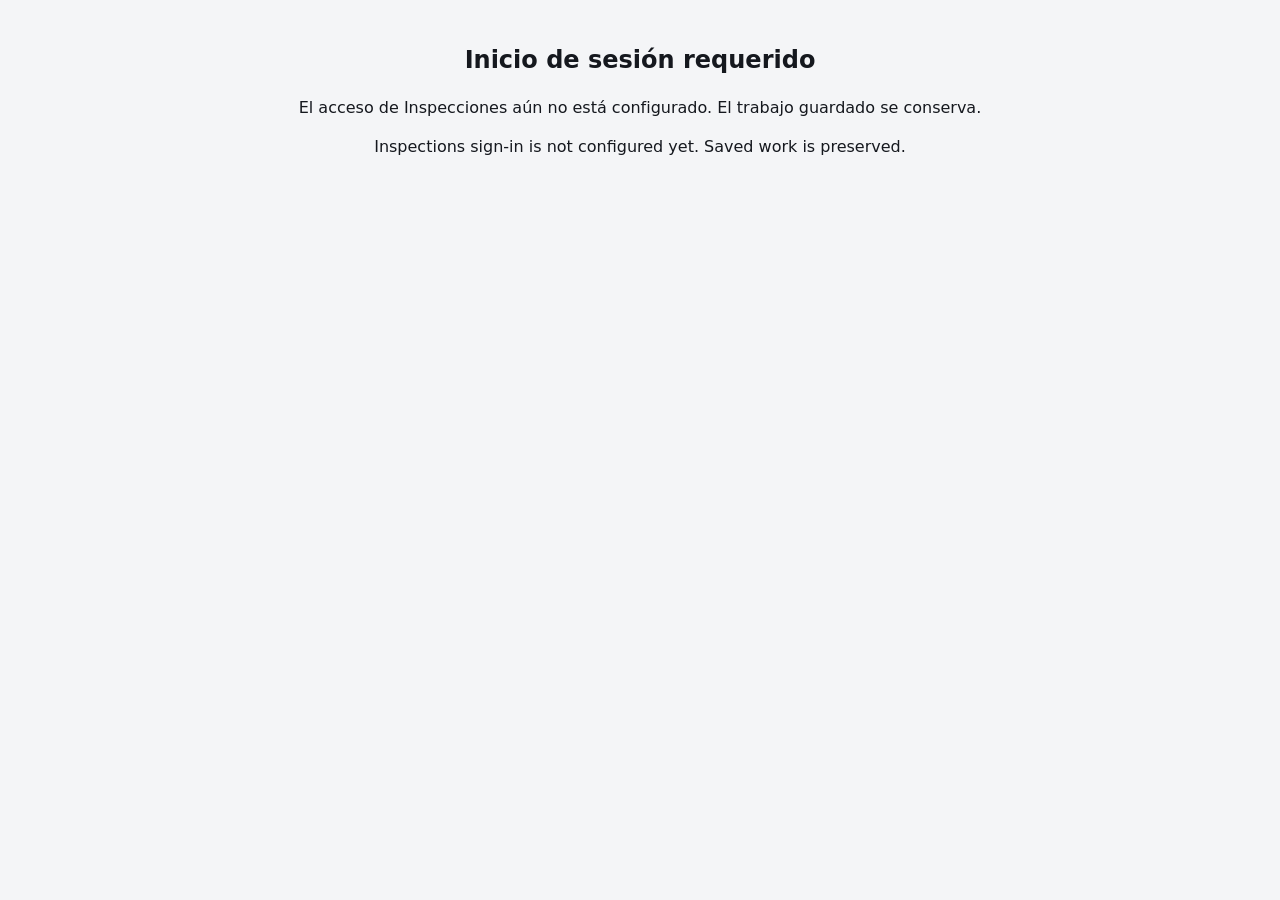
<file: index.html>
<!doctype html>
<html lang="es-MX">
<head>
<meta charset="utf-8">
<meta name="viewport" content="width=device-width,initial-scale=1,maximum-scale=1,user-scalable=no,viewport-fit=cover">
<meta name="theme-color" content="#F4F5F7" id="themeMeta">
<meta name="apple-mobile-web-app-capable" content="yes">
<meta name="apple-mobile-web-app-status-bar-style" content="black-translucent" id="statusBarMeta">
<meta name="apple-mobile-web-app-title" content="Clover Inspecciones">
<link rel="manifest" href="./manifest.webmanifest">
<link rel="apple-touch-icon" href="./icons/clover-v111/apple-touch-icon-180.png" sizes="180x180" type="image/png">
<link rel="stylesheet" href="./styles.css?v=095">
<link rel="stylesheet" href="./header-integration.css?v=095">
<title>Clover — Inspecciones</title>
<script>
(()=>{let theme='light';try{theme=localStorage.getItem('clover-inspection-theme')||'light'}catch(e){}if(theme==='system')theme=matchMedia('(prefers-color-scheme: dark)').matches?'dark':'light';const dark=theme==='dark';document.documentElement.dataset.theme=theme;document.documentElement.style.colorScheme=dark?'dark':'light';document.getElementById('themeMeta').content=dark?'#0F1117':'#F4F5F7';document.getElementById('statusBarMeta').content=dark?'black-translucent':'default'})();
</script>
<link rel="icon" href="./icons/clover-v111/icon-192.png" sizes="192x192" type="image/png">
<script src="./shared/clover-settings/clover-settings.js?v=1.0.1"></script>

<link rel="stylesheet" href="./shared/clover-auth/releases/1.0.3/clover-auth-ui.css">
<link rel="stylesheet" href="./entry-theme.css">
<script src="./shared/clover-auth/releases/1.0.3/clover-auth-ui.js"></script>
<style>html:not([data-inspections-ready="true"]) [data-clover-operational],[data-clover-operational][hidden]{display:none!important}#inspections-entry[hidden]{display:none}#inspections-entry:not([data-clover-auth-mount]){padding:24px;text-align:center}</style>
<script src="./shared/clover-auth/releases/1.0.3/clover-auth-legacy.js"></script></head>
<body><section id="inspections-entry"><h1>Inicio de sesión requerido</h1><p>El acceso de Inspecciones aún no está configurado. El trabajo guardado se conserva.</p><p lang="en">Inspections sign-in is not configured yet. Saved work is preserved.</p></section><div id="inspections-operational" data-clover-operational hidden inert>
<div id="updateBanner" class="update-banner hidden"><div><strong id="updateBannerText">Actualización disponible</strong><div class="small" id="updateBannerSub">Tus datos locales se conservarán.</div><div class="actions"><button id="updateLater" type="button">Más tarde</button><button id="updateNow" type="button" class="brand">Actualizar</button></div></div></div>

<div class="clover-header-positioner">
  <clover-shell-header id="cloverHeader" workspace-name="Inspections" sync-state="offline" theme="light" create-disabled></clover-shell-header>
</div>

<main id="workspaceView" class="workspace-shell">
  <section class="workspace-pane" data-workspace-pane="today">
    <div class="pagehead"><div><h1 id="todayTitle">Hoy</h1><p id="todaySub">Trabajo programado y en progreso</p></div><span id="todayCountPill" class="page-pill">0</span></div>
    <div class="summary"><div class="metric"><strong id="metricToday">0</strong><span id="metricTodayLabel">Hoy</span></div><div class="metric"><strong id="metricActive">0</strong><span id="metricActiveLabel">En progreso</span></div><div class="metric"><strong id="metricReady">0</strong><span id="metricReadyLabel">Listas</span></div></div>
    <div id="todayJobs" class="list"></div>
  </section>

  <section class="workspace-pane hidden" data-workspace-pane="work">
    <div class="pagehead"><div><h1 id="workTitle">Trabajo</h1><p id="workSub">Inspecciones locales</p></div><span id="activeWorkBadgePill" class="page-pill">0</span></div>
    <input id="workSearch" class="search" type="search" autocomplete="off" placeholder="Buscar cliente, ubicación o unidad…">
    <div id="workFilters" class="filterchips"><button type="button" class="filtertag active" data-work-filter="active">Activas</button><button type="button" class="filtertag" data-work-filter="ready">Listas</button><button type="button" class="filtertag" data-work-filter="complete">Completadas</button><button type="button" class="filtertag" data-work-filter="all">Todas</button></div>
    <div id="activeJobs" class="list"></div>
  </section>

  <section class="workspace-pane hidden" data-workspace-pane="calendar">
    <div class="pagehead"><div><h1 id="calendarTitle">Calendario</h1><p id="calendarSub">Inspecciones por fecha</p></div></div>
    <div class="calendar-jump"><button id="calendarToday" type="button" class="secondary-sheet compact">Hoy</button><span id="calendarSelectedLabel" class="small"></span></div>
    <section class="calendar-card"><div class="calendar-nav"><button id="calendarPrev" class="cal-nav-btn" type="button" aria-label="Mes anterior">‹</button><div id="calendarDateLabel" class="calendar-month"></div><button id="calendarNext" class="cal-nav-btn" type="button" aria-label="Mes siguiente">›</button></div><div id="calendarWeek" class="calendar-week"></div><div id="calendarGrid" class="calendar-grid"></div></section>
    <h3 id="calendarAgendaHeading" class="agenda-heading"></h3><div id="calendarJobs" class="agenda-list"></div>
  </section>

  <section class="workspace-pane hidden" data-workspace-pane="clients">
    <div class="pagehead"><div><h1 id="clientsTitle">Clientes</h1><p id="clientsSub">Inspecciones y equipos por cliente</p></div></div>
    <div id="clientsList" class="list"></div><div id="clientDetail" class="hidden"></div>
  </section>
</main>

<nav id="workspaceNav" class="bottomnav" aria-label="Navegación principal">
  <button type="button" class="navitem active" data-workspace-tab="today"><svg viewBox="0 0 24 24" aria-hidden="true"><path d="m3 11 9-8 9 8"/><path d="M5 10v10h14V10"/></svg><small id="navToday">Hoy</small></button>
  <button type="button" class="navitem" data-workspace-tab="work"><svg viewBox="0 0 24 24" aria-hidden="true"><path d="M5 4h14v16H5z"/><path d="m8 9 2 2 5-5M8 15h8"/></svg><small><span id="navWork">Trabajo</span> <span id="activeWorkBadge" class="nav-badge hidden"></span></small></button>
  <button type="button" class="navitem" data-workspace-tab="calendar"><svg viewBox="0 0 24 24" aria-hidden="true"><rect x="3" y="5" width="18" height="16" rx="2"/><path d="M7 3v4M17 3v4M3 10h18"/></svg><small id="navCalendar">Calendario</small></button>
  <button type="button" class="navitem" data-workspace-tab="clients"><svg viewBox="0 0 24 24" aria-hidden="true"><path d="M16 21v-2a4 4 0 0 0-4-4H6a4 4 0 0 0-4 4v2"/><circle cx="9" cy="7" r="4"/><path d="M22 21v-2a4 4 0 0 0-3-3.87M16 3.13a4 4 0 0 1 0 7.75"/></svg><small id="navClients">Clientes</small></button>
</nav>

<main id="inspectionView" class="inspection-shell hidden">
  <div class="work-mode-bar"><button id="backToWorkspace" type="button" class="work-back">← Trabajo</button><span id="currentInspectionType" class="inspection-type-pill"></span></div>

  <section class="card">
    <h2 id="sessionHeading"></h2>
    <div class="grid2">
      <div><label id="clientLabel"></label><input id="client" autocomplete="organization"></div>
      <div><label id="locationLabel"></label><input id="location" autocomplete="street-address"></div>
      <div><label id="techLabel"></label><input id="tech" autocomplete="name"></div>
      <div><label id="dateLabel"></label><input id="date" type="date"></div>
      <div style="grid-column:1/-1"><label id="sessionNotesLabel"></label><input id="sessionNotes"></div>
    </div>
  </section>

  <div class="toolbar"><button id="addUnit" type="button" class="add-unit"></button><span id="addUnitHelp" class="small"></span></div>
  <section class="card dashboard"><h2 id="unitsHeading"></h2><div class="fleet-progress"><div class="progress-track"><div id="fleetProgressBar" class="progress-bar"></div></div><div id="fleetProgressCopy" class="progress-copy"></div></div><div id="unitDashboard"></div></section>
  <div id="units"></div>
  <section class="card dashboard dashboard-bottom"><div class="fleet-progress"><div class="progress-track"><div id="fleetProgressBarBottom" class="progress-bar"></div></div><div id="fleetProgressCopyBottom" class="progress-copy"></div></div></section>
  <div class="toolbar"><button id="addUnitBottom" type="button" class="add-unit"></button></div>

  <section id="missingReviewCard" class="card missing"><h2 id="reviewHeading"></h2><div id="missingSummary" class="small"></div><div id="missingGroups"></div></section>
  <section class="card"><h2 id="closeHeading"></h2><div id="sessionFinishStatus" class="small"></div><div class="actions" style="margin-top:10px"><button id="finishSessionBtn" type="button" class="brand"></button></div></section>
  <div id="bottomActionStatus" class="bottom-status"></div>
  <div class="actions"><button id="backupBtn" type="button" class="primary"></button><button id="findingsCsvBtn" type="button"></button><button id="pdfBtn" type="button"></button><button id="clearBtn" type="button" class="danger"></button></div>
</main>
<button id="floatSave" type="button" class="float-save screen"></button>

<div id="sheetBackdrop" class="backdrop hidden"></div>
<section id="sheet" class="sheet hidden" aria-modal="true"></section>
<input id="importFile" type="file" accept=".json,application/json" hidden>

<dialog id="pdfDialog">
  <div class="dialog-head"><h2 id="pdfDialogTitle"></h2></div>
  <div class="dialog-body"><div id="pdfDialogHelp" class="small"></div><div id="pdfUnitOptions"></div><div id="pdfDialogStatus" class="small"></div><div class="dialog-actions"><button id="pdfCancelBtn" type="button"></button><button id="pdfGenerateBtn" type="button" class="brand"></button></div></div>
</dialog>

<dialog id="guidedPhotoDialog" class="guided-dialog">
  <div class="dialog-head"><h2 id="guidedPhotoDialogTitle"></h2><button id="guidedPhotoClose" type="button" aria-label="Cerrar">×</button></div>
  <div class="dialog-body">
    <div id="guidedPhotoProgress" class="guided-progress"></div>
    <div id="guidedPhotoCard" class="guided-card"><div class="guided-meta"><span id="guidedPhotoQid" class="qid"></span><span id="guidedPhotoRequirement"></span></div><h3 id="guidedPhotoTitle"></h3><p id="guidedPhotoHelp"></p><div id="guidedPhotoPreview" class="guided-preview hidden"><img id="guidedPhotoPreviewImg" alt=""></div><label id="guidedPhotoCaptureLabel" class="guided-capture"><span id="guidedPhotoCaptureText"></span><input id="guidedPhotoInput" type="file" accept="image/*"></label><div id="guidedPhotoPending"></div></div>
    <div class="dialog-actions guided-actions"><button id="guidedPhotoSkip" type="button"></button><button id="guidedPhotoRetake" type="button" class="hidden"></button><button id="guidedPhotoUse" type="button" class="brand hidden"></button><button id="guidedPhotoReviewSkipped" type="button" class="hidden"></button><button id="guidedPhotoOptional" type="button" class="brand hidden"></button><button id="guidedPhotoFinish" type="button"></button></div>
  </div>
</dialog>

<!-- Compatibility nodes used by the proven inspection engine; values are surfaced in Settings sheet. -->
<div class="hidden"><h1 id="headerTitle"></h1><p id="headerSub"></p><span id="versionChip"></span><div id="settingsHeading"></div><label id="languageLabel"></label><label id="themeLabel"></label><select id="languageSelect"><option value="es">Español</option><option value="en">English</option></select><select id="themeSelect"><option value="light">Claro</option><option value="dark">Oscuro</option><option value="system">Automático</option></select><div id="saveTitle"></div><div id="saveSub"></div><button id="settingsCloseBtn"></button><button id="persistBtn"></button><button id="importBtn"></button></div>

<script>window.CLOVER_PACKAGE_LANG='es';</script>
<script type="module" src="./shared/clover-ui/clover-shell-header.js?v=1.1.2"></script>

</div><script type="module" src="./inspections-login.mjs"></script>
</body>
</html>
</file>
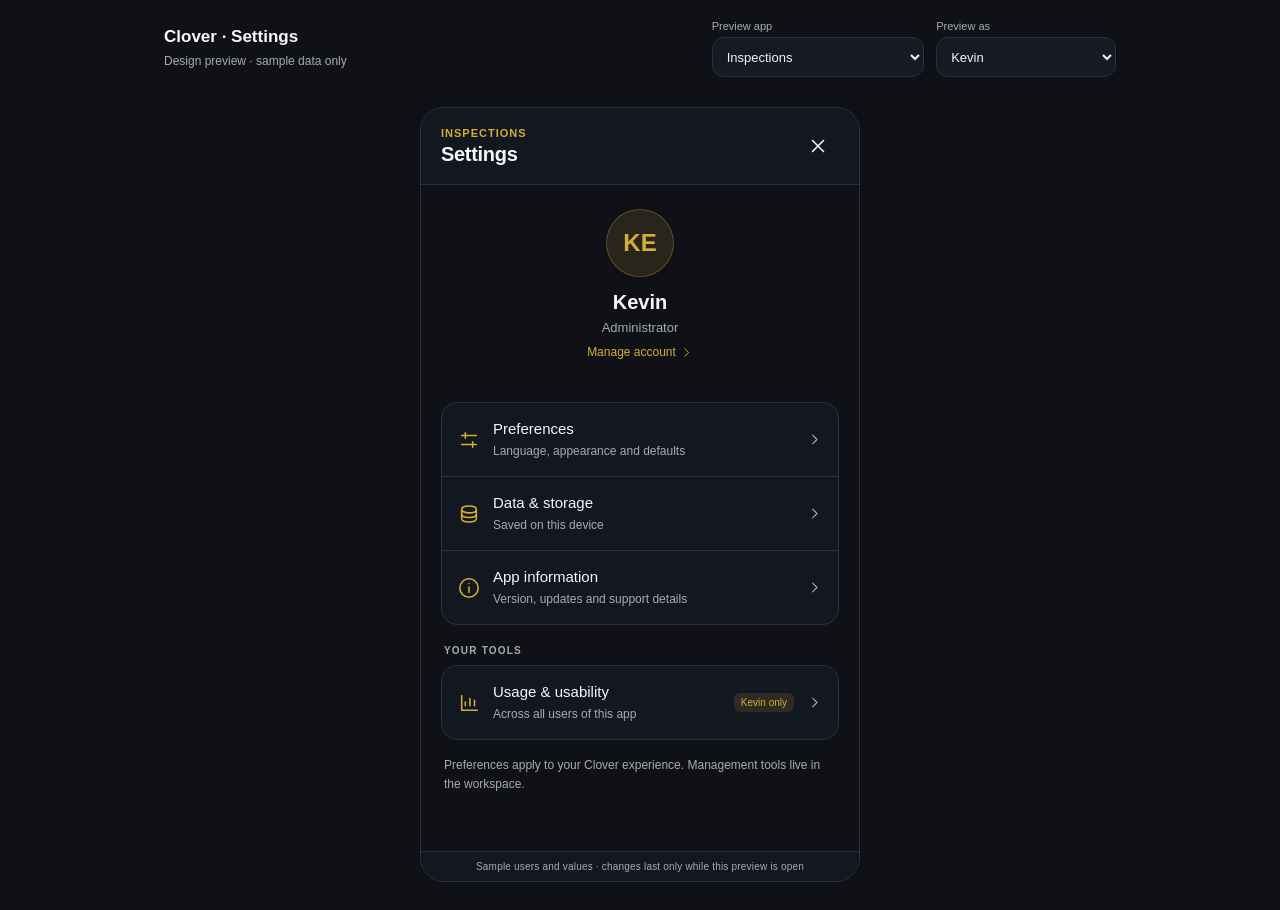
<file: settings-preview/settings-preview.html>
<!doctype html>
<html lang="en">
<head>
<meta charset="utf-8">
<meta name="viewport" content="width=device-width, initial-scale=1, viewport-fit=cover">
<meta http-equiv="Content-Security-Policy" content="default-src 'none'; script-src 'unsafe-inline'; style-src 'unsafe-inline'; img-src data:; connect-src 'none'; form-action 'none'; base-uri 'none'">
<meta name="color-scheme" content="dark light">
<title>Clover · Settings design preview</title>
<style>
:root{font-family:Arial,Helvetica,sans-serif;color-scheme:dark;--bg:#0F1117;--surface:#131720;--raised:#191E28;--input:#151A23;--line:#2B313D;--text:#F6F7F9;--muted:#A6ABB5;--gold:#D4AF37;--green:#5CA66F;--danger:#E24B4B;--gold-bg:rgba(212,175,55,.13);--primary-text:#111111;--shadow:none}
*{box-sizing:border-box}body{margin:0;background:var(--bg);color:var(--text);font-size:16px}button,select,input{font:inherit}button,select{color:inherit}button{cursor:pointer}button:disabled{cursor:default;opacity:.48}button:focus-visible,select:focus-visible,input:focus-visible{outline:3px solid var(--gold);outline-offset:3px}button{touch-action:manipulation}h1,h2,h3,p{margin:0}button svg{pointer-events:none}svg{width:22px;height:22px;fill:none;stroke:currentColor;stroke-width:1.7;stroke-linecap:round;stroke-linejoin:round;flex-shrink:0}small{font-size:13px}select{width:100%;border:1px solid var(--line);border-radius:12px;background:var(--raised);padding:12px;min-height:46px}input{accent-color:var(--gold)}.muted{color:var(--muted)}
body[data-theme=light]{color-scheme:light;--bg:#F4F5F7;--surface:#FFFFFF;--raised:#F0F2F5;--input:#FFFFFF;--line:#D6DAE1;--text:#15181E;--muted:#666D78;--gold:#D4AF37;--green:#5CA66F;--danger:#E24B4B;--gold-bg:rgba(212,175,55,.13);--primary-text:#111111;--shadow:none}
.preview-bar{max-width:1000px;margin:auto;padding:20px 24px;display:flex;gap:28px;align-items:center}.preview-title{flex:1;min-width:180px}.preview-title strong{font-size:17px}.preview-title p{color:var(--muted);font-size:12px;line-height:1.5;margin-top:5px}.preview-controls{display:flex;gap:12px}.preview-controls label{font-size:11px;color:var(--muted);min-width:148px}.preview-controls select{margin-top:5px;font-size:13px;padding:10px;min-height:40px}
.stage{padding:10px 20px 28px;display:flex;justify-content:center}.app{width:440px;height:calc(100dvh - 125px);min-height:460px;max-height:890px;border:1px solid var(--line);border-radius:24px;background:var(--bg);box-shadow:var(--shadow);display:flex;flex-direction:column;overflow:hidden}.app-head{display:flex;align-items:center;gap:12px;padding:17px 20px;border-bottom:1px solid var(--line);flex-shrink:0;background:var(--surface)}.app-head .titles{flex:1;min-width:0}.app-head h1{font-size:20px;letter-spacing:-.3px;overflow-wrap:anywhere}.app-head .eyebrow{font-size:11px;font-weight:600;color:var(--gold);letter-spacing:1px;text-transform:uppercase;margin-bottom:4px}.icon-button{width:42px;height:42px;border:0;background:transparent;display:grid;place-items:center;border-radius:50%;padding:0}.icon-button:hover{background:var(--raised)}
.content{flex:1;overflow-y:auto;overscroll-behavior:contain;padding:24px 20px 32px;scrollbar-width:thin}.account{display:flex;flex-direction:column;align-items:center;width:100%;background:transparent;border:0;color:var(--text);padding:0 0 23px}.avatar{width:68px;height:68px;border-radius:50%;display:grid;place-items:center;font-size:24px;font-weight:600;background:var(--gold-bg);color:var(--gold);border:1px solid color-mix(in srgb,var(--gold) 30%,transparent);margin-bottom:12px}.account strong{font-size:20px;line-height:1.3}.account .role{font-size:13px;color:var(--muted);margin-top:5px}.account .account-link{font-size:12px;color:var(--gold);margin-top:10px;display:flex;align-items:center;gap:4px}.account-link svg{height:13px;width:13px}.section{margin-top:20px}.section:first-child{margin-top:0}.section-title{text-transform:uppercase;letter-spacing:1.2px;font-size:10px;color:var(--muted);font-weight:700;margin:0 0 9px 3px}.group{background:var(--surface);border:1px solid var(--line);border-radius:16px;overflow:hidden}.row{display:flex;align-items:center;gap:13px;text-align:left;padding:16px;width:100%;background:transparent;border:0;color:var(--text);min-height:67px}.row+.row,.line-item+.line-item{border-top:1px solid var(--line)}.row:hover{background:var(--raised)}.row>.row-icon{color:var(--gold);display:flex}.row-copy{flex:1;min-width:0}.row-copy strong{font-size:15px;font-weight:500;line-height:1.35;display:block}.row-copy small{display:block;font-size:12px;color:var(--muted);line-height:1.4;margin-top:4px}.row>.chevron{width:15px;height:15px;color:var(--muted)}.tag{padding:4px 7px;border-radius:6px;background:var(--gold-bg);color:var(--gold);font-size:10px;white-space:nowrap}.footnote{font-size:12px;color:var(--muted);line-height:1.6;margin:16px 3px 0}.notice{border:1px solid var(--line);border-radius:12px;padding:13px 14px;font-size:13px;line-height:1.55;color:var(--muted);margin-bottom:18px;background:var(--surface)}.notice.gold{background:var(--gold-bg);border-color:transparent;color:var(--text)}.form-field{display:block;margin-bottom:20px}.form-field>span{display:block;margin-bottom:9px;font-size:14px}.form-field>small{display:block;margin-top:7px;font-size:12px;color:var(--muted);line-height:1.5}.line-item{padding:15px 16px;display:flex;justify-content:space-between;gap:18px;font-size:13px;line-height:1.4}.line-item span{color:var(--muted)}.line-item strong{font-weight:500;text-align:right}.primary,.secondary,.danger{border:1px solid var(--line);border-radius:12px;padding:14px 16px;min-height:48px;font-weight:600;width:100%;margin-top:12px;background:var(--surface);color:var(--text)}.primary{background:var(--gold);color:#15160f;border-color:var(--gold)}.danger{color:var(--danger)}.stat{padding:17px;border:1px solid var(--line);border-radius:16px;background:var(--surface)}.stat h2{font-size:29px;letter-spacing:-1px;margin:8px 0}.stat>p{font-size:12px;color:var(--muted)}.storage-track{height:9px;border-radius:5px;background:var(--line);overflow:hidden;margin:15px 0}.storage-fill{height:100%;background:var(--gold);width:26.5%;border-radius:5px}.legend{font-size:12px;color:var(--muted);display:flex;justify-content:space-between;gap:12px}.usage-filters{display:grid;grid-template-columns:1fr 1fr;gap:10px;margin-bottom:18px}.usage-filters .form-field{margin:0}.stats-grid{display:grid;grid-template-columns:1fr 1fr;gap:10px}.stats-grid .stat{padding:15px}.stats-grid .stat strong{font-size:26px;display:block;margin:8px 0}.stats-grid .stat small{font-size:11px;color:var(--muted);line-height:1.4;display:block}.chart-row{padding:15px 16px}.chart-row+.chart-row{border-top:1px solid var(--line)}.chart-label{display:flex;justify-content:space-between;gap:12px;font-size:12px;margin-bottom:8px}.chart-track{height:5px;border-radius:3px;background:var(--line)}.chart-track i{display:block;height:100%;border-radius:3px;background:var(--gold)}.switch-row{display:flex;gap:10px;align-items:center;justify-content:space-between;padding:14px 16px;min-height:64px}.switch-row+.switch-row{border-top:1px solid var(--line)}.switch-row strong{font-size:14px;font-weight:500}.switch-row small{display:block;color:var(--muted);font-size:11px;margin-top:4px}.toggle{border:1px solid var(--line);border-radius:10px;display:flex;padding:3px;gap:2px;background:var(--raised)}.toggle button{border:0;background:transparent;color:var(--muted);font-size:12px;padding:8px 10px;border-radius:7px;min-width:41px}.toggle button[aria-pressed=true]{background:var(--gold-bg);color:var(--gold);font-weight:700}.welcome{padding:40px 8px;text-align:center}.welcome h2{font-size:24px;margin:10px 0}.welcome p{font-size:14px;line-height:1.65;color:var(--muted);margin-bottom:20px}.flow{padding-left:21px;font-size:14px;line-height:1.7}.flow li{padding:0 0 14px 8px}.toast{position:fixed;bottom:24px;left:50%;transform:translateX(-50%);max-width:min(460px,calc(100vw - 32px));background:var(--text);color:var(--bg);padding:14px 20px;border-radius:12px;font-size:13px;line-height:1.45;box-shadow:var(--shadow);z-index:20}.toast:empty{display:none}dialog{background:var(--surface);color:var(--text);border:1px solid var(--line);border-radius:20px;padding:24px;max-width:min(400px,calc(100vw - 32px))}dialog::backdrop{background:#0008}dialog h2{font-size:20px;margin-bottom:12px}dialog p{font-size:14px;color:var(--muted);line-height:1.6}.dialog-actions{display:flex;gap:10px}.dialog-actions button{flex:1}.sample-strip{padding:9px 12px;text-align:center;font-size:10px;color:var(--muted);border-top:1px solid var(--line);background:var(--surface);flex-shrink:0;letter-spacing:.2px}
@media(max-width:600px){.preview-bar{padding:12px 16px;display:block}.preview-title{display:flex;align-items:baseline;gap:10px}.preview-title strong{font-size:13px}.preview-title p{margin:0;font-size:10px}.preview-controls{margin-top:9px;gap:10px}.preview-controls label{flex:1;min-width:0}.preview-controls select{font-size:12px;min-height:38px;padding:8px}.stage{padding:0}.app{height:calc(100dvh - 122px);max-height:none;min-height:350px;width:100%;border-radius:0;border-left:0;border-right:0;box-shadow:none}.content{padding:22px 20px}.app-head{padding:12px 16px}.account{padding-bottom:18px}.preview-controls label>span{font-size:10px}.sample-strip{padding-bottom:max(9px,env(safe-area-inset-bottom))}.toast{bottom:30px}}
@media(prefers-reduced-motion:no-preference){button{transition:background .12s ease}.content{scroll-behavior:smooth}}

body .app,body .app-head,body .content,body .preview-bar {color:var(--text)}
body .app h1,body .app h2,body .app h3,body .app label,body .app label>span,body .app select,body .app option,body .app input,body .app textarea,body .app .stat strong,body .app .line-item strong {color:var(--text);-webkit-text-fill-color:currentColor}
body .app .section-title {color:var(--muted)}
body .preview-controls label {color:var(--muted)}
body .preview-controls select {color:var(--text);-webkit-text-fill-color:currentColor}
body .export-entry {display:flex;align-items:center;justify-content:center;gap:10px;margin:0 0 18px}
body .form-field textarea {display:block;width:100%;max-width:100%;padding:12px;box-sizing:border-box;resize:vertical;border:1px solid var(--line);border-radius:12px;background:var(--raised);font:13px/1.55 monospace;overflow-wrap:anywhere;white-space:pre-wrap}

/* Palette source: Inspections styles.css blob b830165159e11eabe36edede7bb31902e40f39e0. */
body select,body input,body textarea{background:var(--input)}
body .primary,body[data-theme=light] .primary{background:var(--gold);border-color:var(--gold);color:var(--primary-text);-webkit-text-fill-color:currentColor}
body[data-theme=light] .app-head .eyebrow,body[data-theme=light] .account-link,body[data-theme=light] .avatar,body[data-theme=light] .tag,body[data-theme=light] .toggle button[aria-pressed=true]{color:var(--text);-webkit-text-fill-color:currentColor}
</style>
</head>
<body data-theme="dark">
<header class="preview-bar">
  <div class="preview-title"><strong>Clover · Settings</strong><p id="previewCaption">Design preview · sample data only</p></div>
  <div class="preview-controls">
    <label><span id="appLabel">Preview app</span><select id="appSelect" aria-label="Preview app"></select></label>
    <label><span id="personLabel">Preview as</span><select id="personaSelect" aria-label="Preview as"><option value="kevin">Kevin</option><option value="team">Team member</option><option value="management">Management</option></select></label>
  </div>
</header>
<div class="stage"><main class="app" aria-label="Settings preview"><div class="app-head" id="head"></div><div class="content" id="content"></div><div class="sample-strip" id="sampleStrip">Sample users and values · changes last only while this preview is open</div></main></div>
<div class="toast" id="toast" role="status" aria-live="polite"></div>
<dialog id="dialog" aria-labelledby="dialogTitle"><h2 id="dialogTitle"></h2><p id="dialogCopy"></p><div class="dialog-actions"><button class="secondary" id="dialogCancel">Cancel</button><button class="primary" id="dialogConfirm">Continue</button></div></dialog>
<script>
'use strict';
// Disconnected design prototype. All state is ephemeral. No identity, storage,
// network, telemetry, service worker, real credential or production-data access.
const APPS={
 inspections:{name:['Inspections','Inspecciones'],role:['Technician','Técnico'],person:'Oscar',local:true,backup:['Export inspection backup','Exportar respaldo de inspecciones'],backupHelp:['Inspection answers only; photos and videos excluded','Solo respuestas; no incluye fotos ni videos'],metrics:[['Completed inspections','Inspecciones completadas',14],['Median active time','Tiempo activo mediano','18m'],['Save failures','Errores al guardar',2],['Missing evidence returns','Regresos por evidencia faltante',7]],friction:[['Evidence capture','Captura de evidencia',66],['Jump to missing','Ir a faltantes',44],['PDF generation','Generación de PDF',20]]},
 prospects:{name:['Prospects','Prospectos'],role:['Advisor','Asesor'],person:'Alin',local:false,testing:true,backup:null,metrics:[['Completed follow-ups','Seguimientos completados',36],['Median save time','Tiempo mediano de guardado','2s'],['Sync retries','Reintentos de sincronización',3],['Abandoned forms','Formularios abandonados',5]],friction:[['Contact editing','Edición de contactos',62],['Follow-up scheduling','Programar seguimiento',36],['Search & filters','Búsqueda y filtros',22]]},
 review:{name:['Review','Revisión'],role:['Reviewer','Revisor'],person:'Alex',local:false,backup:['Export review backup','Exportar respaldo de revisión'],backupHelp:['Candidate work and saved reviews','Trabajo de candidatos y revisiones guardadas'],metrics:[['Completed reviews','Revisiones completadas',72],['Median active time','Tiempo activo mediano','3m'],['Answer revisions','Cambios de respuesta',18],['Blocked saves','Guardados bloqueados',4]],friction:[['Source loading','Carga de fuentes',74],['Answer revisions','Cambios de respuesta',42],['Blocked completion','Finalización bloqueada',18]]},
 rental:{name:['Rental','Rentas'],role:['Advisor','Asesor'],person:'Alex',local:false,backup:['Export local quote backup','Exportar respaldo local de cotizaciones'],backupHelp:['Local quotes and preferences','Cotizaciones locales y preferencias'],metrics:[['Completed quotes','Cotizaciones completadas',19],['Median active time','Tiempo activo mediano','8m'],['Validation blocks','Bloqueos de validación',6],['Sync retries','Reintentos de sincronización',2]],friction:[['Equipment selection','Selección de equipo',60],['Quote validation','Validación de cotización',35],['Document generation','Generación de documentos',20]]},
 service:{name:['Service','Servicio'],role:['Technician','Técnico'],person:'Alex',local:true,backup:['Export service backup','Exportar respaldo de servicio'],backupHelp:['Local service work','Trabajo de servicio local'],metrics:[['Completed work','Trabajos completados',17],['Median active time','Tiempo activo mediano','12m'],['Save failures','Errores al guardar',1],['Abandoned forms','Formularios abandonados',3]],friction:[['Work capture','Captura de trabajo',55],['Parts entry','Captura de piezas',38],['Completion','Finalización',24]]},
 intelligence:{name:['Market Intelligence','Inteligencia de mercado'],role:['Advisor','Asesor'],person:'Alex',local:false,backup:null,metrics:[['Completed tasks','Tareas completadas',28],['Median active time','Tiempo activo mediano','5m'],['Repeated searches','Búsquedas repetidas',8],['Sync retries','Reintentos de sincronización',2]],friction:[['Search & filters','Búsqueda y filtros',64],['Qualification','Calificación',40],['Question handoff','Transferencia de preguntas',19]]},
 costs:{name:['Cost & Pricing','Costos y precios'],role:['Finance','Finanzas'],person:'Janet',local:false,backup:['Export private backup','Exportar respaldo privado'],backupHelp:['Includes original documents and private cost data','Incluye documentos originales y costos privados'],metrics:[['Reviewed documents','Documentos revisados',32],['Median active time','Tiempo activo mediano','6m'],['Manual corrections','Correcciones manuales',11],['Validation blocks','Bloqueos de validación',3]],friction:[['Document correction','Corrección de documentos',68],['Cost reconciliation','Conciliación de costos',46],['Price publication','Publicación de precios',17]]},
 routes:{name:['Field Routes','Rutas de campo'],role:['Advisor','Asesor'],person:'Alex',local:false,backup:null,metrics:[['Completed routes','Rutas completadas',12],['Median planning time','Tiempo mediano de planeación','4m'],['Planning retries','Reintentos de planeación',3],['Navigation handoffs','Aperturas de navegación',48]],friction:[['Stop selection','Selección de paradas',58],['Route planning','Planeación de rutas',37],['Visit completion','Finalización de visitas',23]]}
};
const paths={chevron:'m9 5 7 7-7 7',back:'m14 5-7 7 7 7',close:'m6 6 12 12M6 18 18 6',sliders:'M4 7h16M4 17h16M8 4v6M16 14v6',storage:'M4 7c0-5 16-5 16 0s-16 5-16 0Zm0 0v10c0 5 16 5 16 0V7M4 12c0 5 16 5 16 0',info:'M12 11v6M12 7h.01M22 12a10 10 0 1 1-20 0 10 10 0 0 1 20 0Z',chart:'M4 4v16h17M8 15v-4M13 15V7M18 15v-6',key:'M15 8a5 5 0 1 0-4 5L4 20H1v-3l5-5M15 8h.01',lock:'M6 10h12v11H6ZM8 10V6a4 4 0 0 1 8 0v4',exit:'M9 3H3v18h6M10 12h12m-5-5 5 5-5 5',check:'m5 12 4 4L19 6',flask:'M9 2h6M10 2v7L4 19c-.4 1 .3 2 1 2h14c.7 0 1.4-1 1-2L14 9V2M7 15h10',download:'M12 3v12m-5-5 5 5 5-5M4 16v5h16v-5',sync:'M3 11a9 9 0 0 1 16-5l2 2M21 3v5h-5M21 13a9 9 0 0 1-16 5l-2-2M3 21v-5h5',users:'M16 21v-3a4 4 0 0 0-4-4H6a4 4 0 0 0-4 4v3M13 6a4 4 0 1 1-8 0 4 4 0 0 1 8 0ZM18 2a4 4 0 0 1 0 8M22 21v-3a4 4 0 0 0-3-4'};
const state={app:'inspections',persona:'kevin',lang:'en',theme:'dark',view:'settings',zone:'auto',manualZone:'America/Mexico_City',map:'system',browser:'system',period:'7',user:'all',cache:8,caches:Object.fromEntries(Object.keys(APPS).map(k=>[k,8])),testing:false,pending:2,eligibility:{Alin:true,'Juan Pablo':false,Jacqui:false,Adri:false,Karla:false,Oscar:false,Robert:false}};
const $=id=>document.getElementById(id),t=(en,es)=>state.lang==='es'?es:en,arr=a=>a[state.lang==='es'?1:0],esc=x=>String(x).replace(/[&<>"']/g,c=>({'&':'&amp;','<':'&lt;','>':'&gt;','"':'&quot;',"'":'&#39;'}[c]));
const icon=(name,cls='')=>`<svg class="${cls}" viewBox="0 0 24 24" aria-hidden="true"><path d="${paths[name]||paths.info}"/></svg>`;
const app=()=>APPS[state.app],isKevin=()=>state.persona==='kevin',isManager=()=>state.persona!=='team';
const person=()=>isKevin()?'Kevin':state.persona==='management'?'Sandra A.':app().person;
const role=()=>isKevin()?t('Administrator','Administrador'):state.persona==='management'?t('Management','Administración'):arr(app().role);
const line=(label,value)=>`<div class="line-item"><span>${label}</span><strong>${value}</strong></div>`;
const section=(label,body)=>`<section class="section">${label?`<h2 class="section-title">${label}</h2>`:''}<div class="group">${body}</div></section>`;
const row=(action,label,sub,ico='info',tag='')=>`<button type="button" class="row" data-action="${action}"><span class="row-icon">${icon(ico)}</span><span class="row-copy"><strong>${label}</strong>${sub?`<small>${sub}</small>`:''}</span>${tag?`<span class="tag">${tag}</span>`:''}${icon('chevron','chevron')}</button>`;
const opts=(values,current)=>values.map(([value,label])=>`<option value="${esc(value)}" ${value===current?'selected':''}>${esc(label)}</option>`).join('');
const select=(id,label,values,current,help='')=>`<label class="form-field"><span>${label}</span><select id="${id}">${opts(values,current)}</select>${help?`<small>${help}</small>`:''}</label>`;
function toast(text){$('toast').textContent=text;clearTimeout(toast.timer);toast.timer=setTimeout(()=>$('toast').textContent='',4000)}
function go(view){state.view=view;render();$('content').scrollTop=0;$('pageTitle').focus({preventScroll:true})}
function titles(){return {settings:t('Settings','Ajustes'),account:t('Account','Cuenta'),preferences:t('Preferences','Preferencias'),storage:t('Data & storage','Datos y almacenamiento'),usage:t('Usage & usability','Uso y usabilidad'),'usage-export':t('Export usage report','Exportar informe de uso'),about:t('App information','Información de la app'),testing:t('Test mode','Modo de prueba'),management:t('Prospect allocation','Asignación de prospectos'),password:t('Clover password','Contraseña de Clover'),device:t('Device code','Código del dispositivo'),lock:t('App locked','App bloqueada'),signout:t('Signed out','Sesión cerrada'),home:arr(app().name)}[state.view]||t('Settings','Ajustes')}
function render(){
 clearTimeout(toast.timer);$('toast').textContent='';
 if((['usage','usage-export','testing'].includes(state.view)&&!isKevin())||(state.view==='management'&&(!isManager()||state.app!=='prospects')))state.view='settings';
 const resolved=state.theme==='system'?(matchMedia('(prefers-color-scheme: dark)').matches?'dark':'light'):state.theme;document.body.dataset.theme=resolved;document.documentElement.lang=state.lang;
 $('previewCaption').textContent=t('Design preview · sample data only','Vista de diseño · solo datos de ejemplo');$('appLabel').textContent=t('Preview app','App de ejemplo');$('personLabel').textContent=t('Preview as','Ver como');$('sampleStrip').textContent=t('Sample users and values · changes last only while this preview is open','Usuarios y datos de ejemplo · cambios solo durante esta vista');
 $('appSelect').innerHTML=opts(Object.entries(APPS).map(([k,v])=>[k,arr(v.name)]),state.app);$('personaSelect').innerHTML=opts([['kevin','Kevin'],['team',t('Team member','Miembro del equipo')],['management',t('Management','Administración')]],state.persona);
 $('head').innerHTML=`${!['settings','home'].includes(state.view)?`<button class="icon-button" data-action="back" aria-label="${t('Back','Volver')}">${icon('back')}</button>`:''}<div class="titles"><p class="eyebrow">${arr(app().name)}</p><h1 id="pageTitle" tabindex="-1">${titles()}</h1></div>${state.view!=='home'?`<button class="icon-button" data-action="home" aria-label="${t('Close settings','Cerrar ajustes')}">${icon('close')}</button>`:''}`;
 const pages={settings:settingsPage,account:accountPage,preferences:preferencesPage,storage:storagePage,usage:usagePage,'usage-export':exportPage,about:aboutPage,testing:testingPage,management:managementPage,password:passwordPage,device:devicePage,lock:lockedPage,signout:signedOutPage,home:homePage};$('content').innerHTML=(pages[state.view]||settingsPage)();
}
function settingsPage(){return `<button class="account" data-action="account" aria-label="${t('Open account for','Abrir cuenta de')} ${person()}"><span class="avatar">${esc(person().slice(0,2).toUpperCase())}</span><strong>${person()}</strong><span class="role">${role()}</span><span class="account-link">${t('Manage account','Administrar cuenta')}${icon('chevron')}</span></button>`+section('',row('preferences',t('Preferences','Preferencias'),t('Language, appearance and defaults','Idioma, apariencia y opciones predeterminadas'),'sliders')+row('storage',t('Data & storage','Datos y almacenamiento'),app().local?t('Saved on this device','Guardado en este dispositivo'):t('Sync, pending work and storage','Sincronización, pendientes y almacenamiento'),'storage')+row('about',t('App information','Información de la app'),t('Version, updates and support details','Versión, actualizaciones y detalles de soporte'),'info'))+(isKevin()?section(t('Your tools','Tus herramientas'),row('usage',t('Usage & usability','Uso y usabilidad'),t('Across all users of this app','De todos los usuarios de esta app'),'chart',t('Kevin only','Solo Kevin'))+(app().testing?row('testing',t('Test mode','Modo de prueba'),t('Separate sample work','Trabajo de ejemplo separado'),'flask',t('Kevin only','Solo Kevin')):'')):'')+`<p class="footnote">${t('Preferences apply to your Clover experience. Management tools live in the workspace.','Las preferencias personalizan tu experiencia en Clover. Las herramientas de administración están en el espacio de trabajo.')}</p>`}
function accountPage(){return `<div class="account"><span class="avatar">${person().slice(0,2).toUpperCase()}</span><strong>${person()}</strong><span class="role">${role()}</span></div><div class="notice">${t('Sample account. These actions show the proposed flows; they do not change a real account.','Cuenta de ejemplo. Estas acciones muestran los flujos propuestos; no modifican una cuenta real.')}</div>`+section(t('Security','Seguridad'),row('password',t('Clover password','Contraseña de Clover'),t('Change or recover your password','Cambiar o recuperar tu contraseña'),'key')+row('device',t('Device code','Código del dispositivo'),t('One code for your Clover apps on this phone','Un código para tus apps de Clover en este teléfono'),'lock'))+section(t('This session','Esta sesión'),row('lock',t('Lock app','Bloquear app'),t('Return with your device code','Volver con tu código del dispositivo'),'lock')+row('signout',t('Sign out','Cerrar sesión'),t('Sign in again to return','Iniciar sesión de nuevo para volver'),'exit'))+`<p class="footnote">${t('Lock and sign-out scope are shown as design proposals. Saved work must be preserved.','El alcance del bloqueo y cierre de sesión es una propuesta de diseño. El trabajo guardado debe conservarse.')}</p>`}
function preferencesPage(){return select('language',t('Language','Idioma'),[['en','English'],['es','Español']],state.lang,state.app==='inspections'?t('Controls the app and inspection PDF language.','Controla el idioma de la app y del PDF de inspección.'):'')+select('appearance',t('Appearance','Apariencia'),[['system',t('System','Sistema')],['light',t('Light','Claro')],['dark',t('Dark','Oscuro')]],state.theme)+select('maps',t('Preferred maps','Mapas preferidos'),[['system',t('System default','Predeterminado del sistema')],['google','Google Maps'],['apple','Apple Maps'],['waze','Waze']],state.map,t('Used when opening an address from Clover. Availability depends on the device.','Al abrir una dirección desde Clover. La disponibilidad depende del dispositivo.'))+select('browser',t('Preferred browser','Navegador preferido'),[['system',t('System default','Predeterminado del sistema')],['safari','Safari'],['chrome','Chrome']],state.browser,t('Clover link preference; the phone controls which browsers can open links.','Preferencia para enlaces de Clover; el teléfono determina los navegadores disponibles.'))+(state.app==='routes'?select('zone',t('Time zone','Zona horaria'),[['auto',t('Automatic (device)','Automática (dispositivo)')],['manual',t('Choose manually','Elegir manualmente')]],state.zone)+(state.zone==='manual'?select('manualZone',t('Choose time zone','Elegir zona horaria'),[['America/Mexico_City','Mexico City'],['America/Chicago','Chicago'],['America/New_York','New York'],['America/Los_Angeles','Los Angeles']],state.manualZone):`<div class="notice">${t('Current device zone','Zona actual del dispositivo')}: ${esc(Intl.DateTimeFormat().resolvedOptions().timeZone)}</div>`)+`<p class="footnote">${t('Changing the display zone preserves the actual times of scheduled visits.','Cambiar la zona de visualización conserva las horas reales de las visitas programadas.')}</p>`:'')}
function storagePage(){const cached=state.caches[state.app];const used=263+cached;return `<div class="notice">${app().local?t('Local saving only. This app currently has no server sync.','Solo guardado local. Esta app aún no tiene sincronización con servidor.'):t('Sample sync status: 2 changes waiting to upload.','Estado de ejemplo: 2 cambios pendientes de subir.')}</div><div class="stat"><p>${t('Estimated site storage · sample','Almacenamiento estimado del sitio · ejemplo')}</p><h2>${used} <span class="muted" style="font-size:16px;letter-spacing:0">MB / 1 GB</span></h2><div class="storage-track"><div class="storage-fill" style="width:${used/10.24}%"></div></div><div class="legend"><span>${t('Saved work','Trabajo guardado')}: 263 MB</span><span>${t('Cache','Caché')}: ${cached} MB</span></div></div><p class="footnote">${t('Browsers estimate storage for a site. This is not a reading of the phone’s total free space.','El navegador estima el almacenamiento del sitio. No indica el espacio libre total del teléfono.')}</p>`+section(t('Your work','Tu trabajo'),line(t('Pending local changes','Cambios locales pendientes'),String(state.pending))+line(t('Last saved','Último guardado'),t('Just now · sample','Ahora · ejemplo'))+row('save',app().local?t('Save now','Guardar ahora'):t('Sync now','Sincronizar ahora'),'',app().local?'check':'sync'))+section(t('Maintenance','Mantenimiento'),row('clear-cache',t('Clear downloaded cache','Borrar caché descargada'),t('Keeps saved work, photos and preferences','Conserva trabajo guardado, fotos y preferencias'),'storage')+(app().local||state.app==='costs'?row('protect',t('Protect storage','Proteger almacenamiento'),t('Request browser storage protection','Solicitar protección al navegador'),'lock'):''))+(app().backup?section(t('Backup & recovery','Respaldo y recuperación'),row('backup',arr(app().backup),arr(app().backupHelp),'download')+(app().local?row('restore',t('Restore backup','Restaurar respaldo'),t('Review backup before restoring','Revisar respaldo antes de restaurar'),'sync'):'')):'')}
function usagePage(){const scale=(state.period==='30'?3:1)*(state.user==='all'?1:.35);return `<button class="secondary export-entry" data-action="usage-export">${icon('download')}<span>${t('Export usage report','Exportar informe de uso')}</span></button><div class="notice gold">${t('Kevin only · all users of','Solo Kevin · todos los usuarios de')} ${arr(app().name)}<br><small>${t('Illustrative metrics, not live reporting.','Métricas ilustrativas, no informes reales.')}</small></div><div class="usage-filters">${select('period',t('Period','Período'),[['7',t('Last 7 days','Últimos 7 días')],['30',t('Last 30 days','Últimos 30 días')]],state.period)}${select('reportUser',t('Users','Usuarios'),[['all',t('All users','Todos los usuarios')],['kevin','Kevin'],['team',app().person]],state.user)}</div><div class="stats-grid">${app().metrics.map(([en,es,value])=>`<div class="stat"><small>${t(en,es)}</small><strong>${typeof value==='number'?Math.max(1,Math.round(value*scale)):value}</strong><small>${t('Sample value','Valor de ejemplo')}</small></div>`).join('')}</div>`+section(t('Where users need more effort','Dónde se requiere más esfuerzo'),app().friction.map(([en,es,n])=>`<div class="chart-row"><div class="chart-label"><span>${t(en,es)}</span><span>${Math.round(n*(state.user==='all'?1:.5))} ${t('events','eventos')}</span></div><div class="chart-track"><i style="width:${n}%"></i></div></div>`).join(''))+`<p class="footnote">${t('Use these patterns to improve the workflow. Each app needs defined events and reporting coverage before these values can be real.','Usa estos patrones para mejorar el flujo de trabajo. Cada app necesita eventos definidos y cobertura de informes antes de mostrar datos reales.')}</p>`}
function usageReport(){
 const days=Number(state.period),end=new Date(),start=new Date(end.getTime()-days*86400000);
 const scale=(days===30?3:1)*(state.user==='all'?1:.35);
 return {
  schema_version:'clover.usability-report/0.1',data_mode:'sample',generated_at:end.toISOString(),
  app:{id:state.app,name:app().name[0],app_version:null,preview_version:'0.1.2'},
  scope:{start_inclusive:start.toISOString(),end_exclusive:end.toISOString(),time_zone:Intl.DateTimeFormat().resolvedOptions().timeZone,period_days:days,user_filter:state.user,includes_all_users:state.user==='all'},
  environment:{browser:null,operating_system:null,device_class:null},
  coverage:{status:'not_connected',reporting_users:null,reporting_devices:null,pending_offline_events:null,note:'Illustrative values only. No production telemetry has been collected by this preview.'},
  summary:app().metrics.map(([label,,value])=>({metric:label.toLowerCase().replace(/[^a-z0-9]+/g,'_'),label,value:typeof value==='number'?Math.max(1,Math.round(value*scale)):value,sample:true})),
  workflow_effort:app().friction.map(([label,,count])=>({workflow:label,sample_event_count:Math.round(count*(state.user==='all'?1:.5))})),
  completion:{completed:null,eligible_attempts:null,rate:null,note:'Completion rates require an agreed definition and denominator.'},
  definitions:{active_time:'Exclude idle time; exact idle threshold must be defined per workflow.',error_count:'Count failures separately from successful retries.',missing_values:'Null means unavailable; it does not mean zero.'},
  events:[],
  excluded_content:['passwords','device_codes','session_tokens','customer_notes','photos','documents','precise_locations']
 };
}
function exportPage(){
 const report=usageReport();
 return `<div class="notice gold">${t('Sample export · Kevin only','Exportación de ejemplo · solo Kevin')}</div>`+
 section(t('Report scope','Alcance del informe'),line(t('App','App'),arr(app().name))+line(t('Period','Período'),t('Last '+state.period+' days','Últimos '+state.period+' días'))+line(t('Users','Usuarios'),state.user==='all'?t('All users','Todos los usuarios'):state.user==='kevin'?'Kevin':app().person)+line(t('Time zone','Zona horaria'),esc(report.scope.time_zone)))+
 section(t('Report contents','Contenido del informe'),line(t('Workflow results','Resultados del flujo'),t('Completion, time and repeated steps','Finalización, tiempo y pasos repetidos'))+line(t('Reliability','Confiabilidad'),t('Errors, retries and affected steps','Errores, reintentos y pasos afectados'))+line(t('Context','Contexto'),t('App version, device/browser and coverage','Versión, dispositivo/navegador y cobertura'))+line(t('Format','Formato'),t('JSON · one analysis file','JSON · un archivo de análisis')))+
 `<p class="footnote">${t('Upload the report in this conversation so we can identify friction and compare results after a change. It excludes passwords, customer notes and photos.','Sube el informe a esta conversación para identificar dificultades y comparar resultados después de un cambio. No incluye contraseñas, notas de clientes ni fotos.')}</p>`+
 `<button class="primary" data-action="preview-report">${t('View sample report','Ver informe de ejemplo')}</button>`+
 `<p class="footnote">${t('Live reporting is not connected. Missing values remain unavailable, not zero.','Los informes reales aún no están conectados. Los valores faltantes se indican como no disponibles, no como cero.')}</p>`+
 `<div id="sampleReport" hidden><section class="section"><h2 class="section-title">${t('Sample report','Informe de ejemplo')}</h2><label class="form-field"><span>${t('Report contents · sample data only','Contenido del informe · solo datos de ejemplo')}</span><textarea id="reportJson" readonly rows="14" spellcheck="false"></textarea></label></section></div>`;
}

function aboutPage(){return section('',line(t('App','App'),arr(app().name))+line(t('Preview version','Versión de vista previa'),'0.1.2')+line(t('Data source','Origen de datos'),t('Sample data only','Solo datos de ejemplo'))+line(t('Live connection','Conexión real'),t('None','Ninguna')))+section(t('Support','Soporte'),row('updates',t('Check for updates','Buscar actualizaciones'),'', 'sync')+row('support',t('Support details','Detalles de soporte'),t('App version, save state and environment','Versión, estado de guardado y entorno'),'info'))+`<p class="footnote">${t('This prototype runs independently of the inspection engine, its photos and saved inspections.','Este prototipo funciona separado del motor de inspección, sus fotos y las inspecciones guardadas.')}</p>`}
function testingPage(){return `<div class="notice gold">${t('Kevin-only control. Test work uses a separate sample workspace.','Control exclusivo de Kevin. El trabajo de prueba usa un espacio de ejemplo separado.')}</div>`+section('',`<div class="switch-row"><strong>${t('Test mode','Modo de prueba')}</strong>${toggle('test',state.testing)}</div>`)+`<p class="footnote">${t('Shown only in apps that support a test workflow. This preview never enters a real test or production workspace.','Solo aparece en apps con un flujo de pruebas. Esta vista no accede a un espacio real de pruebas o producción.')}</p>`}
function toggle(name,enabled){return `<div class="toggle" role="group" aria-label="${esc(name==='test'?t('Test mode','Modo de prueba'):t('Receive new prospects: ','Recibir prospectos nuevos: ')+name)}"><button data-toggle="${esc(name)}" data-value="yes" aria-pressed="${enabled}">${t('Yes','Sí')}</button><button data-toggle="${esc(name)}" data-value="no" aria-pressed="${!enabled}">${t('No','No')}</button></div>`}
function managementPage(){return `<div class="notice">${t('Management workspace · sample policy. These switches do not change real assignments.','Espacio de administración · política de ejemplo. Estos controles no cambian asignaciones reales.')}</div>`+section(t('Receive new prospects','Recibir prospectos nuevos'),Object.entries(state.eligibility).map(([name,on])=>`<div class="switch-row"><span><strong>${name}</strong>${name==='Robert'?`<small>${t('Existing assignments retained','Conserva sus asignaciones actuales')}</small>`:''}</span>${toggle(name,on)}</div>`).join(''))+`<p class="footnote">${t('The existing allocator chooses the enabled advisor with the fewest prospects, then uses contactability-based workload to break ties. Enabling someone does not redistribute existing work.','El asignador actual elige al asesor habilitado con menos prospectos y usa la carga según contactabilidad para desempatar. Habilitar a alguien no redistribuye trabajo existente.')}</p><button class="primary" data-action="save-allocation">${t('Apply sample policy','Aplicar política de ejemplo')}</button>`}
function passwordPage(){return `<div class="notice">${t('Account flow preview. No real password is requested or stored.','Vista del flujo de cuenta. No se solicita ni guarda una contraseña real.')}</div><h2 style="font-size:18px">${t('Change password','Cambiar contraseña')}</h2><ol class="flow"><li>${t('Verify your current Clover password.','Verificar tu contraseña actual de Clover.')}</li><li>${t('Enter and confirm the new password.','Escribir y confirmar la nueva contraseña.')}</li><li>${t('Confirm the account update.','Confirmar la actualización de la cuenta.')}</li></ol><button class="secondary" data-action="recover">${t('Forgot password?','¿Olvidaste tu contraseña?')}</button>`}
function devicePage(){return `<div class="notice gold">${t('One eight-digit code for your authorized Clover apps on this phone. Other devices are enrolled separately.','Un código de ocho dígitos para tus apps autorizadas de Clover en este teléfono. Otros dispositivos se registran por separado.')}</div>`+section('',row('change-code',t('Change device code','Cambiar código del dispositivo'),t('Verify the current code, then set a new one','Verificar el código actual y definir uno nuevo'),'lock')+row('reset-code',t('Forgot device code?','¿Olvidaste el código del dispositivo?'),t('Verify your Clover account to reset','Verificar tu cuenta de Clover para restablecer'),'key'))+`<p class="footnote">${t('Shared enrollment, offline updates and reset verification still need implementation. This preview does not change any code.','Falta implementar el registro compartido, las actualizaciones sin conexión y la verificación. Esta vista no cambia ningún código.')}</p>`}
function lockedPage(){return `<div class="welcome">${icon('lock')}<h2>${t('Lock flow preview','Vista del bloqueo')}</h2><p>${t('Lock keeps the session and saved work. Returning requires the device code.','El bloqueo conserva la sesión y el trabajo guardado. Para volver se requiere el código del dispositivo.')}</p><button class="primary" data-action="settings">${t('Return to preview','Volver a la vista previa')}</button></div>`}
function signedOutPage(){return `<div class="welcome">${icon('exit')}<h2>${t('Sign-out flow preview','Vista del cierre de sesión')}</h2><p>${t('Sign out ends the selected app session. Returning requires signing in. Unsent work must be preserved and explained before sign-out.','Cerrar sesión termina la sesión de la app seleccionada. Para volver se debe iniciar sesión. El trabajo no enviado debe conservarse y explicarse antes de cerrar.')}</p><button class="primary" data-action="settings">${t('Return to preview','Volver a la vista previa')}</button></div>`}
function homePage(){return `<div class="welcome"><h2>${arr(app().name)}</h2><p>${t('This is the disconnected Settings design preview. Use the selectors above to compare each app and user view.','Esta es la vista de diseño independiente de Ajustes. Usa los selectores para comparar cada app y tipo de usuario.')}</p><button class="primary" data-action="settings">${t('Open Settings','Abrir Ajustes')}</button>${state.app==='prospects'&&isManager()?`<button class="secondary" data-action="management">${t('Management · Prospect allocation','Administración · Asignación de prospectos')}</button>`:''}</div>`}
function confirmAction(title,copy,onConfirm){$('dialogTitle').textContent=title;$('dialogCopy').textContent=copy;$('dialogCancel').textContent=t('Cancel','Cancelar');$('dialogConfirm').textContent=t('Continue','Continuar');$('dialogConfirm').onclick=()=>{$('dialog').close();onConfirm()};$('dialog').showModal()}
$('dialogCancel').onclick=()=>$('dialog').close();
document.addEventListener('click',event=>{
 const tog=event.target.closest('[data-toggle]');if(tog){if(tog.dataset.toggle==='test'){if(!isKevin())return;state.testing=tog.dataset.value==='yes'}else{if(!isManager()||state.app!=='prospects')return;state.eligibility[tog.dataset.toggle]=tog.dataset.value==='yes'}render();return}
 const el=event.target.closest('[data-action]');if(!el)return;const action=el.dataset.action;
 if(action==='back'){go(state.view==='usage-export'?'usage':['password','device','lock','signout'].includes(state.view)?'account':state.view==='management'?'home':'settings');return}
 if(['home','settings','account','preferences','storage','usage','usage-export','about','testing','management','password','device','lock','signout'].includes(action)){go(action);return}
 if(action==='clear-cache'){if(!state.caches[state.app]){toast(t('No sample cache to clear.','No hay caché de ejemplo para borrar.'));return}confirmAction(t('Clear downloaded cache?','¿Borrar caché descargada?'),t('Preview only: remove 8 MB of downloaded cache. Inspection work, photos, pending edits, preferences and account data stay in place.','Solo ejemplo: borrar 8 MB de caché descargada. Se conservan inspecciones, fotos, ediciones pendientes, preferencias y datos de cuenta.'),()=>{state.caches[state.app]=0;render();toast(t('Sample cache cleared. Saved work retained.','Caché de ejemplo borrada. Trabajo guardado conservado.'))});return}
 if(action==='preview-report'){if(!isKevin())return;$('reportJson').value=JSON.stringify(usageReport(),null,2);$('sampleReport').hidden=false;return}
 const messages={save:app().local?t('Save flow shown. No real inspection data was accessed.','Flujo de guardado mostrado. No se accedió a inspecciones reales.'):t('Sync flow shown. This preview has no server connection.','Flujo de sincronización mostrado. Esta vista no tiene conexión al servidor.'),protect:t('In the real app, this requests persistent storage from the browser.','En la app real, se solicita almacenamiento persistente al navegador.'),backup:t('Backup flow preview. No real backup was created.','Vista del respaldo. No se creó un respaldo real.'),restore:t('Restore flow preview: inspect the file, explain replacement scope, then confirm.','Vista de restauración: revisar el archivo, explicar el alcance y confirmar.'),updates:t('Preview version 0.1.2. Live update checks are disabled.','Vista previa 0.1.2. No se buscan actualizaciones reales.'),support:t('Support details include version, device/browser and save/sync status. No passwords or customer notes.','Los detalles incluyen versión, dispositivo/navegador y estado de guardado. Sin contraseñas ni notas de clientes.'),recover:t('Recovery sends a verified account-recovery link. No email is sent by this preview.','La recuperación envía un enlace verificado. Esta vista no envía correos.'),'change-code':t('Proposed flow: current code → new eight-digit code → confirmation.','Flujo propuesto: código actual → nuevo código de ocho dígitos → confirmación.'),'reset-code':t('Proposed flow: verify Clover account → reset this phone’s shared code.','Flujo propuesto: verificar cuenta de Clover → restablecer código compartido del teléfono.'),'save-allocation':t('Sample policy applied in this preview only.','Política de ejemplo aplicada solo en esta vista.')};toast(messages[action]||t('Preview action','Acción de ejemplo'));
});
document.addEventListener('change',event=>{const el=event.target;const map={language:'lang',appearance:'theme',maps:'map',browser:'browser',zone:'zone',manualZone:'manualZone',period:'period',reportUser:'user',appSelect:'app',personaSelect:'persona'};if(!map[el.id])return;state[map[el.id]]=el.value;if(['appSelect','personaSelect'].includes(el.id)){state.view='settings';state.user='all'}const position=$('content').scrollTop;render();$('content').scrollTop=position;$(el.id)?.focus({preventScroll:true})});
document.addEventListener('keydown',event=>{if(event.key==='Escape'&&!$('dialog').open&&state.view!=='settings')go('settings')});
render();
</script>
</body>
</html>
</file>
<file: styles.css>
:root{
  --clover-bg:#E7E9EC;--clover-bg-secondary:#D9DCE1;--clover-surface:#F4F5F6;--clover-surface-strong:#ECEEF0;
  --clover-input:#FCFCFB;--clover-border:#B8BCC2;--clover-border-strong:#969CA5;
  --clover-text:#1A1D22;--clover-text-bright:#0F1116;--clover-text-muted:#666B73;
  --clover-dark:#131720;--clover-dark-2:#0F1116;--clover-gold:#D4AF37;--clover-gold-bright:#E2AE20;
  --clover-green:#2E7D32;--clover-green-soft:#E6F3E8;--clover-monitor:#4E8A62;--clover-monitor-soft:#E8F2EB;
  --clover-coral:#D94B4B;--clover-coral-soft:#F8E8E8;--clover-major:#A92F3A;--clover-major-soft:#F5E4E7;
  --clover-neutral:#5F6670;--clover-neutral-soft:#ECEEF1;--clover-link:#347FAE;
  --shadow:0 8px 24px rgba(15,17,22,.08)
}
*{box-sizing:border-box}
html{scroll-behavior:smooth}
body{margin:0;background:var(--clover-bg);font-family:system-ui,-apple-system,BlinkMacSystemFont,"Segoe UI",Roboto,Arial,sans-serif;color:var(--clover-text);font-size:16px;line-height:1.4}
button,input,select,textarea{font:inherit}
button{cursor:pointer}
header{background:var(--clover-dark);color:#fff;border-bottom:4px solid var(--clover-gold);padding:16px}
.head{max-width:1040px;margin:auto;display:flex;gap:14px;align-items:center}.head-copy{flex:1;min-width:0}.head-tools{margin-left:auto;display:flex;align-items:center}.settings-trigger{display:inline-flex;align-items:center;gap:7px;min-height:42px;padding:8px 10px;border:1px solid #4A505B;border-radius:12px;background:#1D222C;color:#F3F4F5;white-space:nowrap}.settings-trigger .dot{margin:0;width:9px;height:9px}.settings-trigger .gear{color:var(--clover-gold);font-size:17px}.head img{width:78px;height:78px;object-fit:contain;background:#fff;border-radius:16px;padding:6px}.head h1{font-size:22px;line-height:1.16;margin:0;color:#fff}.head p{margin:6px 0 0;color:#D7DADE;font-size:14px}.version-chip{display:inline-block;margin-top:6px;color:var(--clover-gold);font-weight:800;font-size:12px}
main{max-width:1040px;margin:auto;padding:14px 14px 110px}.card,.notice,.feedback,.settings-panel{background:var(--clover-surface);border:1px solid var(--clover-border);border-radius:18px;padding:14px;margin:12px 0;box-shadow:0 1px 0 rgba(255,255,255,.5)}
.notice{border-left:5px solid var(--clover-gold)}.feedback{background:#EEF0F2}.settings-panel{border-top:3px solid var(--clover-gold)}.settings-head{display:flex;align-items:center;justify-content:space-between;gap:10px;margin-bottom:8px}.settings-head h2{margin:0}.settings-grid{display:grid;grid-template-columns:1fr;gap:10px}.settings-save{display:flex;gap:10px;align-items:flex-start;padding:10px;border:1px solid var(--clover-border);border-radius:12px;background:var(--clover-surface-strong)}@media(min-width:720px){.settings-grid{grid-template-columns:1fr 1fr}}.save-left{display:flex;gap:10px;align-items:flex-start}.dot{width:12px;height:12px;border-radius:50%;background:var(--clover-gold);margin-top:7px;flex:0 0 auto}.dot.ok{background:var(--clover-green)}.dot.bad{background:var(--clover-coral)}.save-title{font-weight:900;font-size:17px}.small{font-size:13px;color:var(--clover-text-muted)}
h2{margin:0 0 10px;font-size:20px;color:var(--clover-dark)}h3{margin:0 0 8px;font-size:18px}
label{display:block;font-weight:800;margin:9px 0 5px}.q-label{display:block}.q-meta{display:flex;gap:7px;align-items:center;flex-wrap:wrap;margin-bottom:5px}.q-text{display:block;font-weight:900}.required-tag{font-size:11px;color:#66520E;background:#FFF6CF;border:1px solid #DDC875;border-radius:999px;padding:2px 7px;font-weight:850}.q-label .q-text{font-weight:800}.qid{display:inline-flex;align-items:center;justify-content:center;min-width:42px;padding:2px 7px;border-radius:999px;background:#FFF8DD;border:1px solid #DDC36A;color:#775F12;font-size:12px;font-weight:900;letter-spacing:.02em}.optional-tag{font-size:11px;color:var(--clover-text-muted);font-weight:700}
input,select,textarea{width:100%;font-size:16px;min-height:46px;padding:10px 12px;border:1px solid var(--clover-border);border-radius:12px;background:var(--clover-input);color:var(--clover-text);outline:none}select{-webkit-appearance:none;appearance:none;padding-right:38px;background-image:linear-gradient(45deg,transparent 50%,var(--clover-text-muted) 50%),linear-gradient(135deg,var(--clover-text-muted) 50%,transparent 50%);background-position:calc(100% - 18px) 52%,calc(100% - 12px) 52%;background-size:6px 6px,6px 6px;background-repeat:no-repeat}input:focus,select:focus,textarea:focus{border-color:#8D7A35;box-shadow:0 0 0 3px rgba(212,175,55,.16)}textarea{min-height:82px;resize:vertical}input[type="date"]{display:block;width:100%!important;max-width:100%!important;min-width:0!important;inline-size:100%!important;max-inline-size:100%!important;min-inline-size:0!important;-webkit-appearance:none;appearance:none;overflow:hidden}.grid2,.grid3{display:grid;grid-template-columns:1fr;gap:10px}.grid2>*,.grid3>*{min-width:0}@media(min-width:720px){.grid2{grid-template-columns:1fr 1fr}.grid3{grid-template-columns:repeat(3,1fr)}}
button{min-height:44px;padding:10px 14px;border-radius:12px;border:1px solid var(--clover-border);background:var(--clover-input);color:var(--clover-text);font-weight:850}.primary{background:var(--clover-dark);border-color:var(--clover-dark);color:#fff}.brand{background:var(--clover-gold);border-color:var(--clover-gold);color:var(--clover-dark-2)}.add-unit{background:var(--clover-dark);border-color:var(--clover-dark);color:#fff}.add-unit::first-letter{color:var(--clover-gold)}.danger{color:var(--clover-coral);border-color:#D9A9A9}.toolbar,.actions{display:flex;gap:8px;flex-wrap:wrap;align-items:center}#addUnit,#addUnitBottom{margin-left:auto;margin-right:auto}
.unit-card{background:var(--clover-surface);border:1px solid var(--clover-border-strong);border-radius:18px;padding:14px;margin:14px 0;box-shadow:var(--shadow);scroll-margin-top:10px}.unit-head{display:flex;justify-content:space-between;align-items:flex-start;gap:10px}.unit-title{font-size:22px;font-weight:950;color:var(--clover-dark)}.badge{display:inline-flex;align-items:center;border-radius:999px;padding:5px 9px;background:var(--clover-neutral-soft);font-size:12px;font-weight:800;margin:3px 4px 2px 0}.badge.complete{background:#FFF6CF;color:#66520E;border:1px solid #DDC875}.badge.finalized{background:var(--clover-green-soft);color:#245F2A;border:1px solid #A9D1AD}.badge.finding{background:var(--clover-coral-soft);color:#8D3333;border:1px solid #E6B4B4}.unit-open{flex:1;min-width:0;border:0;background:transparent;padding:0;text-align:left;display:flex;justify-content:space-between;gap:10px;align-items:flex-start;color:inherit}.unit-open:hover{background:transparent}.unit-open>span:first-child{min-width:0}.unit-chevron{font-size:20px;color:var(--clover-text-muted);padding:5px 2px}.unit.collapsed .unit-content{display:none}.unit.collapsed{box-shadow:none}.unit.collapsed .unit-head{align-items:center}
.steps{margin-top:12px}.step{border:1px solid var(--clover-border);border-radius:15px;overflow:hidden;margin:10px 0;background:var(--clover-input);scroll-margin-top:10px}.step summary{list-style:none;cursor:pointer;background:var(--clover-surface-strong);padding:13px;display:flex;gap:11px;align-items:flex-start}.step summary::-webkit-details-marker{display:none}.num{display:flex;align-items:center;justify-content:center;min-width:42px;height:42px;border-radius:50%;background:var(--clover-dark);color:var(--clover-gold);font-weight:950;border:1px solid #2D3440}.step-title{font-weight:950;font-size:18px;color:var(--clover-dark)}.step-subtitle{display:block;color:var(--clover-text-muted);font-size:12px;margin-top:2px}.step-status{display:block;color:var(--clover-text-muted);font-size:13px;margin-top:4px}.step-status.complete{color:#6B5715;font-weight:850}.step-body{padding:14px;border-top:1px solid var(--clover-border)}
.quick{display:flex;gap:7px;flex-wrap:wrap}.chip{position:relative}.chip input{position:absolute;opacity:0;pointer-events:none}.chip span{display:inline-flex;align-items:center;justify-content:center;min-height:40px;padding:8px 12px;border:1px solid var(--clover-border);border-radius:999px;background:var(--clover-input);font-size:14px;font-weight:750}.chip input:checked+span{background:#FBEAEC;border-color:var(--clover-coral);color:#963839}
.check-item{border:1px solid #C9CDD2;border-radius:13px;padding:11px;margin:9px 0;background:#FAFAF9}.item-name{font-weight:900;margin-bottom:8px;display:block}.item-name .qid{margin-top:0}.item-name .q-text{font-size:16px;line-height:1.25}.item-help{font-size:12px;color:var(--clover-text-muted);margin:-3px 0 9px}.status-control{display:grid;grid-template-columns:minmax(126px,.9fr) minmax(150px,1.35fr);gap:8px;align-items:stretch;min-width:0}.status-primary,.status-more{min-height:52px;min-width:0}.status-primary{border:1px solid #9DBFA0;background:var(--clover-green-soft);color:#245F2A;white-space:normal;overflow-wrap:normal;word-break:normal;hyphens:none;line-height:1.15;padding:8px 7px;display:flex;align-items:center;justify-content:center;text-align:center}.status-primary.active{background:var(--clover-green);border-color:var(--clover-green);color:#fff}.status-more{border:1px solid var(--clover-border);background:var(--clover-input);font-weight:850;font-size:15px;padding:8px 32px 8px 10px;white-space:nowrap}.status-more.monitor-selected{border-color:var(--clover-monitor);background:var(--clover-monitor-soft);color:#2F6942}.status-more.repair-selected{border-color:var(--clover-coral);background:var(--clover-coral-soft);color:#913434}.status-more.major-selected{border-color:var(--clover-major);background:var(--clover-major-soft);color:#7A2630}.status-more.neutral-selected{border-color:#90959C;background:var(--clover-neutral-soft);color:#4D535B}.status-more.observed-selected{border-color:var(--clover-coral);background:var(--clover-coral-soft);color:#913434}.status-more.functional-selected{border-color:var(--clover-coral);background:var(--clover-coral-soft);color:#913434}
@media(max-width:380px){.status-control{grid-template-columns:1fr}.status-primary,.status-more{width:100%}}
.detail{display:none;margin-top:10px;padding-top:10px;border-top:1px dashed #C8CCD1}.check-item.show-detail .detail{display:block}.detail .classification-wrap.hidden,.detail .unable-wrap.hidden{display:none}.history-select{margin-top:4px}.history-extra{display:none;margin-top:10px;padding-top:10px;border-top:1px dashed #C8CCD1}.check-item.show-history-extra .history-extra{display:block}
.search-wrap{position:relative}.search-wrap.has-clear input{padding-right:44px}.search-clear{position:absolute;right:7px;top:50%;transform:translateY(-50%);z-index:3;width:32px;min-width:32px;height:32px;min-height:32px;padding:0;border-radius:50%;border:1px solid var(--clover-border);background:var(--clover-surface);color:var(--clover-text-muted);font-size:22px;line-height:1}.search-clear:focus{outline:2px solid var(--clover-gold);outline-offset:1px}.suggest{position:absolute;z-index:100;left:0;right:0;top:100%;background:#fff;border:1px solid var(--clover-border);border-radius:11px;box-shadow:var(--shadow);overflow:hidden}.suggest.hidden{display:none}.suggest button{width:100%;border:0;border-radius:0;text-align:left;background:#fff;border-bottom:1px solid #E6E8EB}.hidden{display:none!important}.other-input{margin-top:10px}
.capacity-wrap{display:grid;grid-template-columns:minmax(0,1fr) auto;gap:8px}.unit-toggle{display:inline-flex;border:1px solid var(--clover-border);border-radius:12px;overflow:hidden;background:var(--clover-input);min-height:46px}.unit-toggle button{border:0;border-radius:0;min-width:54px;background:var(--clover-input);color:var(--clover-text-muted)}.unit-toggle button.active{background:var(--clover-dark);color:var(--clover-gold)}
.mark-normal{background:#EDF3EE;border-color:#B7CBBB;color:#2D6438}.continue{margin-top:10px;background:#D7DADE;border-color:#C2C6CB;color:#5A6068}.continue.ready{background:var(--clover-gold);border-color:var(--clover-gold);color:var(--clover-dark-2)}
.req-badge{display:inline-flex;margin-left:5px;padding:2px 7px;border-radius:999px;background:#FFF3C2;border:1px solid #D8BC55;color:#6E5710;font-size:11px;font-weight:850}.evidence-requirement{vertical-align:middle}.baseline-progress{padding:9px 10px;background:#EEF0F2;border-radius:10px;border:1px solid #D4D7DB;margin-bottom:10px}.concern-detail{margin-top:10px;padding:12px;border:1px solid var(--clover-border);border-left:4px solid var(--clover-gold);border-radius:12px;background:#F8F8F7}.concern-title{font-size:16px;margin-bottom:8px}.evidence-slot{border:1px solid var(--clover-border);border-radius:14px;background:#F7F8F8;padding:12px;margin:10px 0}.evidence-slot h4{margin:0 0 4px;font-size:16px}.evidence-slot h4 .q-text{font-size:16px;line-height:1.25}.evidence-slot p{margin:0 0 10px;color:var(--clover-text-muted);font-size:12px}.ev-label{position:relative;min-height:48px;border:1px solid #AEB8C0;border-radius:11px;display:flex;align-items:center;justify-content:center;font-weight:850;background:#F9FAFA;text-align:center;padding:9px}.ev-label input{position:absolute;inset:0;width:100%;height:100%;opacity:0}.media-limit{margin:6px 2px 0!important;font-size:11px!important;color:var(--clover-text-muted)!important}.photo-preview-grid{display:grid;grid-template-columns:repeat(3,minmax(0,1fr));gap:8px;margin-top:10px}.photo-preview{position:relative;border:1px solid var(--clover-border);border-radius:10px;overflow:hidden;background:#ECEFF1;min-height:90px}.photo-preview img{width:100%;height:105px;object-fit:cover;display:block}.photo-preview .file-meta{padding:6px;font-size:11px;color:var(--clover-text-muted);word-break:break-word}.delete-media{position:absolute;right:5px;top:5px;width:32px;height:32px;min-height:32px;border-radius:50%;border:0;background:rgba(169,47,58,.94);color:#fff;padding:0;font-size:18px;display:flex;align-items:center;justify-content:center}
.dashboard .unit-nav{display:block;width:100%;text-align:left;margin:7px 0;background:#FAFAF9}.dashboard .unit-nav:hover{border-color:#9A8A4E}.fleet-progress{margin:8px 0 12px}.progress-track{height:12px;background:#D1D4D8;border-radius:999px;overflow:hidden}.progress-bar{height:100%;width:0;background:var(--clover-gold);transition:width .2s ease}.progress-copy{display:flex;justify-content:space-between;gap:8px;flex-wrap:wrap;margin-top:6px;font-size:13px;color:var(--clover-text-muted)}
.missing{border-left:5px solid var(--clover-gold)}.missing-unit{border:1px solid var(--clover-border);border-radius:12px;margin:8px 0;background:#FAFAF9;overflow:hidden}.missing-unit>summary{list-style:none;padding:11px 12px;cursor:pointer;font-weight:900}.missing-unit>summary::-webkit-details-marker{display:none}.missing-unit-body{padding:0 12px 12px}.missing-group{padding:9px 0;border-top:1px solid #DFE1E4}.missing-group:first-child{border-top:0}.jump{display:block;width:100%;text-align:left;margin-top:6px}.unit-footer{margin-top:12px;padding-top:12px;border-top:1px solid var(--clover-border);display:flex;justify-content:space-between;gap:8px;flex-wrap:wrap;align-items:center}.unit-progress-copy{font-size:13px;color:var(--clover-text-muted)}.finish-unit{background:var(--clover-dark);color:#fff;border-color:var(--clover-dark)}.finish-unit.ready{background:var(--clover-gold);color:var(--clover-dark-2);border-color:var(--clover-gold)}.finish-unit.finalized{background:var(--clover-green);color:#fff;border-color:var(--clover-green)}
.bottom-status{margin:9px 0;font-size:13px;color:var(--clover-text-muted)}.float-save{position:fixed;z-index:9999;right:12px;bottom:calc(12px + env(safe-area-inset-bottom,0px));border:0;border-radius:999px;background:var(--clover-green);color:white;box-shadow:0 5px 18px rgba(0,0,0,.16);min-width:0;min-height:38px;padding:7px 11px;font-size:13px;transition:opacity .18s ease,transform .18s ease}.float-save.saving{background:#7A692D}.float-save.error{background:var(--clover-coral)}.float-save.toast-hidden{opacity:0;pointer-events:none;transform:translateY(8px)}
.summary-find{border:1px solid var(--clover-border);border-left:4px solid var(--clover-coral);padding:9px;border-radius:9px;margin:8px 0;background:#FAFAF9}.summary-find.monitor{border-left-color:var(--clover-monitor)}.summary-find.neutral{border-left-color:#7B828A}.finalize-hint{padding:10px;border-radius:10px;background:#F0F1F2;color:var(--clover-text-muted);font-size:13px;margin:10px 0}.timestamp-note{font-size:12px;color:var(--clover-text-muted);margin-top:8px}

body[data-theme="dark"]{--clover-bg:#181B21;--clover-bg-secondary:#11141A;--clover-surface:#22262D;--clover-surface-strong:#292E36;--clover-input:#171A1F;--clover-border:#454B55;--clover-border-strong:#5A626E;--clover-text:#E7E8EA;--clover-text-bright:#FAFAFA;--clover-text-muted:#A6ABB2;--clover-neutral-soft:#30353D;--clover-green-soft:#1D3423;--clover-monitor-soft:#21372A;--clover-coral-soft:#3A2325;--clover-major-soft:#372126;--shadow:0 8px 24px rgba(0,0,0,.22)}
body[data-theme="dark"] h2,body[data-theme="dark"] .unit-title,body[data-theme="dark"] .step-title{color:var(--clover-text-bright)}
body[data-theme="dark"] .feedback,body[data-theme="dark"] .baseline-progress,body[data-theme="dark"] .finalize-hint{background:#292E35}
body[data-theme="dark"] .check-item,body[data-theme="dark"] .evidence-slot,body[data-theme="dark"] .concern-detail,body[data-theme="dark"] .dashboard .unit-nav,body[data-theme="dark"] .missing-unit,body[data-theme="dark"] .summary-find,body[data-theme="dark"] .pdf-unit-option{background:#1B1E24}
body[data-theme="dark"] .suggest,body[data-theme="dark"] .suggest button{background:#20242B;color:var(--clover-text);border-color:var(--clover-border)}body[data-theme="dark"] .add-unit{background:#262B33;border-color:#626A76;color:var(--clover-text-bright);box-shadow:inset 0 0 0 1px rgba(255,255,255,.03)}body[data-theme="dark"] .search-clear{background:#292E36;border-color:#626A76;color:#E7E8EA}
body[data-theme="dark"] .status-primary{background:#1D3423;color:#A9D8B0}body[data-theme="dark"] .status-primary.active{background:var(--clover-green);color:#fff}
body[data-theme="dark"] .ev-label{background:#20242B}body[data-theme="dark"] .dialog-body{background:var(--clover-surface)}
dialog{border:1px solid var(--clover-border-strong);border-radius:18px;padding:0;max-width:620px;width:calc(100% - 28px);box-shadow:0 20px 60px rgba(0,0,0,.25)}dialog::backdrop{background:rgba(15,17,22,.48)}.dialog-head{background:var(--clover-dark);color:#fff;padding:14px 16px;border-bottom:3px solid var(--clover-gold)}.dialog-head h2{color:#fff;margin:0}.dialog-body{padding:15px;background:var(--clover-surface)}.pdf-unit-option{display:flex;gap:10px;align-items:flex-start;padding:9px;border:1px solid var(--clover-border);border-radius:10px;margin:7px 0;background:#FAFAF9}.pdf-unit-option input{width:20px;min-height:20px;margin-top:2px}.dialog-actions{display:flex;gap:8px;justify-content:flex-end;flex-wrap:wrap;margin-top:14px}

.guided-photo-start{width:100%;margin:4px 0 5px}.guided-photo-start.guided-complete{background:var(--clover-green);border-color:var(--clover-green);color:#fff}.guided-photo-help{margin:0 2px 12px}.guided-dialog{max-width:520px}.guided-dialog .dialog-head{display:flex;align-items:center;justify-content:space-between;gap:10px}.guided-dialog .dialog-head button{min-height:38px;padding:5px 10px;background:transparent;color:#fff;border-color:#626A76}.guided-progress{font-weight:800;color:var(--clover-text-muted);margin-bottom:12px}.guided-card{border:1px solid var(--clover-border);border-radius:14px;background:var(--clover-surface);padding:14px}.guided-card.guided-state{background:var(--clover-surface)}.guided-meta{display:flex;align-items:center;gap:7px;margin-bottom:8px}.guided-card h3{margin:0 0 5px;font-size:22px;line-height:1.15}.guided-card>p{margin:0 0 14px;color:var(--clover-text-muted)}.guided-capture{position:relative;display:flex;min-height:76px;align-items:center;justify-content:center;border:2px solid var(--clover-gold);border-radius:14px;background:var(--clover-gold);color:var(--clover-dark-2);font-size:19px;font-weight:900;text-align:center;padding:12px}.guided-capture input{position:absolute;inset:0;width:100%;height:100%;opacity:0}.guided-preview{border:1px solid var(--clover-border);border-radius:12px;overflow:hidden;background:var(--clover-neutral-soft);margin-top:10px}.guided-preview img{width:100%;max-height:360px;object-fit:contain;display:block}.guided-actions{justify-content:space-between}.guided-actions button{flex:1 1 130px}.guided-success{padding:14px;border-radius:12px;background:var(--clover-green-soft);color:var(--clover-green);font-weight:850}.guided-state-title{font-weight:900;margin-bottom:7px}.guided-pending-row{display:flex;gap:8px;padding:7px 0;border-bottom:1px solid var(--clover-border)}.guided-pending-row:last-child{border-bottom:0}.guided-pending-row b{min-width:42px;color:var(--clover-gold-bright)}
body[data-theme="dark"] .guided-card{background:#1B1E24}body[data-theme="dark"] .guided-success{color:#A9D8B0}
@media(max-width:560px){.head{align-items:flex-start}.head img{width:66px;height:66px}.head h1{font-size:19px}.settings-trigger{padding:7px 8px}.settings-trigger .save-mini-text{display:none}.unit-head{align-items:flex-start}.remove{padding:8px 10px}.photo-preview-grid{grid-template-columns:repeat(2,minmax(0,1fr))}.toolbar .small{flex-basis:100%}.actions>button{flex:1 1 180px}.float-save{font-size:13px;min-width:0}}
@media(max-width:360px){main{padding-left:9px;padding-right:9px}.card,.notice,.feedback,.settings-panel,.unit-card{padding:11px;border-radius:14px}.step-body{padding:10px}.step summary{padding:10px}.num{min-width:38px;height:38px}.step-title{font-size:16px}}

.workspace-shell{max-width:1040px;margin:auto;padding:14px 14px 100px}.workspace-hero{display:flex;align-items:center;justify-content:space-between;gap:12px;margin:8px 0 14px}.workspace-hero h2{margin:0}.workspace-pane{min-height:420px}.workspace-section-head{display:flex;align-items:center;justify-content:space-between;gap:10px;margin:8px 0 12px}.workspace-section-head h2{margin:0}.work-card{background:var(--clover-surface);border:1px solid var(--clover-border);border-radius:16px;padding:13px;margin:10px 0;box-shadow:0 2px 10px rgba(15,17,22,.05)}.work-card-top{display:flex;justify-content:space-between;gap:10px;align-items:flex-start}.work-client{font-size:18px;font-weight:950;color:var(--clover-dark)}.work-type{font-size:13px;color:var(--clover-text-muted);font-weight:750;margin-top:2px}.work-status{font-size:11px;font-weight:850;border:1px solid var(--clover-border);border-radius:999px;padding:4px 7px;background:var(--clover-neutral-soft);text-align:right}.work-status.done{background:var(--clover-green-soft);color:var(--clover-green)}.work-meta{font-size:12px;color:var(--clover-text-muted);margin:9px 0}.work-progress{height:7px;background:var(--clover-bg-secondary);border-radius:999px;overflow:hidden}.work-progress>div{height:100%;background:var(--clover-gold)}.work-card-bottom{display:flex;align-items:center;justify-content:space-between;margin-top:9px}.work-card-bottom span{font-weight:900}.work-card-bottom button{min-width:110px}.workspace-nav{position:fixed;left:50%;transform:translateX(-50%);bottom:0;z-index:40;width:min(100%,1040px);display:grid;grid-template-columns:repeat(4,1fr);background:var(--clover-dark);border-top:3px solid var(--clover-gold);padding:6px max(6px,env(safe-area-inset-right)) calc(6px + env(safe-area-inset-bottom)) max(6px,env(safe-area-inset-left))}.workspace-nav button{background:transparent;border:0;color:#D5D8DD;border-radius:9px;min-height:48px;padding:5px 3px;font-size:12px}.workspace-nav button.active{background:#262B33;color:var(--clover-gold)}.nav-badge{display:inline-flex;min-width:17px;height:17px;align-items:center;justify-content:center;border-radius:999px;background:var(--clover-coral);color:white;font-size:10px;margin-left:3px}.empty-state{padding:24px 14px;text-align:center;color:var(--clover-text-muted);border:1px dashed var(--clover-border);border-radius:14px}.client-row{width:100%;display:flex;justify-content:space-between;align-items:center;text-align:left;margin:8px 0;background:var(--clover-surface)}.client-row span:first-child{display:flex;flex-direction:column}.client-row small{font-size:12px;color:var(--clover-text-muted);margin-top:2px}.calendar-controls{display:grid;grid-template-columns:44px 1fr 44px;gap:8px;align-items:center;margin-bottom:10px}.calendar-controls strong{text-align:center}.inspection-topbar{display:flex;justify-content:space-between;align-items:center;gap:10px;margin:0 0 10px}.inspection-type-pill{display:inline-flex;border-radius:999px;padding:6px 9px;background:#FFF6CF;border:1px solid #DDC875;color:#66520E;font-size:12px;font-weight:850}.update-banner{position:sticky;top:0;z-index:60;background:#FFF6CF;border-bottom:1px solid #DDC875;padding:9px 14px}.update-inner{max-width:1040px;margin:auto;display:flex;gap:8px;align-items:center;justify-content:space-between;flex-wrap:wrap}.update-inner span{font-weight:800;color:#66520E}.new-inspection{background:var(--clover-gold);border-color:var(--clover-gold);color:var(--clover-dark)}body[data-theme="dark"] .work-card,body[data-theme="dark"] .client-row{background:#1B1E24}.inspection-open .workspace-nav{display:none}@media(max-width:560px){.workspace-hero{align-items:flex-start}.workspace-hero .new-inspection{flex:0 0 auto;padding-left:10px;padding-right:10px}.work-card-top{flex-direction:column}.work-status{align-self:flex-start}.inspection-topbar{align-items:flex-start}.workspace-nav button{font-size:11px}}


/* ================================================================
   v0.9.1 DEV — Advisor Prospects shell parity
   Shell/component values intentionally mirror the Advisor PWA.
   ================================================================ */
:root{
  --advisor-bg:#F4F5F7;--advisor-bg2:#FFFFFF;--advisor-card:#FFFFFF;--advisor-card2:#F0F2F5;
  --advisor-gold:#D4AF37;--advisor-text:#15181E;--advisor-muted:#666D78;--advisor-danger:#E24B4B;
  --advisor-ok:#5CA66F;--advisor-blue:#5AA7E8;--advisor-line:#D6DAE1;--advisor-input:#FFFFFF;
  --advisor-overlay:rgba(22,25,31,.36);--advisor-shadow:rgba(18,22,28,.10);
  --safe-bottom:env(safe-area-inset-bottom,0px);--topbar-bg:rgba(244,245,247,.96);--bottomnav-bg:rgba(255,255,255,.97);
}
body[data-theme="dark"]{
  --advisor-bg:#0F1117;--advisor-bg2:#0B0E13;--advisor-card:#131720;--advisor-card2:#191E28;
  --advisor-text:#F6F7F9;--advisor-muted:#A6ABB5;--advisor-line:#2B313D;--advisor-input:#151A23;
  --advisor-overlay:rgba(0,0,0,.62);--advisor-shadow:rgba(0,0,0,.22);
  --topbar-bg:rgba(15,17,23,.96);--bottomnav-bg:rgba(11,14,19,.97);
}
/* Re-map Inspection tokens to the same app family. */
body{
  --clover-bg:var(--advisor-bg);--clover-bg-secondary:var(--advisor-bg2);--clover-surface:var(--advisor-card);--clover-surface-strong:var(--advisor-card2);
  --clover-input:var(--advisor-input);--clover-border:var(--advisor-line);--clover-border-strong:var(--advisor-line);
  --clover-text:var(--advisor-text);--clover-text-bright:var(--advisor-text);--clover-text-muted:var(--advisor-muted);
  --clover-dark:#0F1117;--clover-dark-2:#0B0E13;--clover-gold:#D4AF37;--clover-gold-bright:#E2AE20;
  background:var(--advisor-bg);color:var(--advisor-text);font-family:-apple-system,BlinkMacSystemFont,"SF Pro Text",Inter,system-ui,sans-serif;
  min-height:100vh;max-width:100%;overflow-x:hidden;
}
html{max-width:100%;overflow-x:hidden;-webkit-text-size-adjust:100%;scroll-behavior:auto}
button{-webkit-tap-highlight-color:transparent}
.hidden{display:none!important}

/* Exact Advisor-style shell */
.app-topbar{position:sticky;top:0;z-index:30;display:flex;align-items:center;justify-content:space-between;padding:calc(12px + env(safe-area-inset-top,0px)) 18px 12px;background:var(--topbar-bg);border-bottom:1px solid var(--advisor-line);backdrop-filter:blur(18px);-webkit-backdrop-filter:blur(18px)}
.app-brand{display:flex;align-items:center;gap:11px;min-width:0}.app-brandmark{display:grid;place-items:center;width:42px;height:42px;flex:0 0 auto}.app-brandmark img{display:block;width:38px;height:38px;object-fit:contain}.app-brand-copy{min-width:0}.app-brand strong{display:block;font-size:19px;line-height:1.05;color:var(--advisor-text)}.app-brand small{display:block;color:var(--advisor-muted);font-size:11px;letter-spacing:.11em;text-transform:uppercase;margin-top:3px;white-space:nowrap;overflow:hidden;text-overflow:ellipsis;max-width:45vw}
.app-top-actions{display:flex;gap:8px;align-items:center}.iconbtn{display:grid;place-items:center;min-width:46px;min-height:46px;border:0;border-radius:13px;background:var(--advisor-card);color:var(--advisor-text);padding:0;box-shadow:none}.iconbtn svg{width:22px;height:22px;fill:none;stroke:currentColor;stroke-width:1.8;stroke-linecap:round;stroke-linejoin:round}.iconbtn.primary-action{background:rgba(212,175,55,.13);color:var(--advisor-gold);border:1px solid rgba(212,175,55,.32)}

.workspace-shell{padding:16px 16px calc(94px + var(--safe-bottom));max-width:760px;margin:0 auto;width:100%}.inspection-shell{padding:14px 14px 56px;max-width:900px;margin:0 auto;width:100%}
.pagehead{display:flex;align-items:flex-end;justify-content:space-between;gap:12px;margin-bottom:14px}.pagehead h1{font-size:25px;margin:0;color:var(--advisor-text)}.pagehead p{margin:5px 0 0;color:var(--advisor-muted);font-size:13px}.page-pill{display:inline-flex;align-items:center;gap:6px;border:1px solid var(--advisor-line);background:var(--advisor-card);color:var(--advisor-muted);border-radius:999px;padding:7px 10px;font-size:12px;white-space:nowrap}
.summary{display:grid;grid-template-columns:repeat(3,minmax(0,1fr));gap:8px;margin-bottom:14px}.metric{background:var(--advisor-card);border:1px solid var(--advisor-line);border-radius:14px;padding:11px;min-width:0}.metric strong{display:block;font-size:21px;color:var(--advisor-text)}.metric span{color:var(--advisor-muted);font-size:11px}
.search{width:100%;min-height:50px;border:1px solid var(--advisor-line);background:var(--advisor-input);color:var(--advisor-text);border-radius:14px;padding:0 15px;margin-bottom:10px;font-size:16px}
.filterchips{display:flex;gap:7px;overflow-x:auto;padding:0 0 10px;scrollbar-width:none}.filterchips::-webkit-scrollbar{display:none}.filtertag{flex:0 0 auto;border:1px solid var(--advisor-line);background:var(--advisor-card);color:var(--advisor-muted);border-radius:999px;padding:8px 11px;font-size:11px;font-weight:700}.filtertag.active{border-color:rgba(212,175,55,.8);color:var(--advisor-gold);background:rgba(212,175,55,.08)}
.list{display:grid;gap:10px}.empty-state{border:1px dashed var(--advisor-line);background:var(--advisor-card);color:var(--advisor-muted);border-radius:15px;padding:22px 14px;text-align:center;font-size:13px}
.candidate{background:var(--advisor-card);border:1px solid var(--advisor-line);border-radius:16px;padding:14px;box-shadow:0 6px 20px var(--advisor-shadow)}.candidate.status-active{border-color:rgba(212,175,55,.78)}.candidate.status-attention{border-color:var(--advisor-danger)}.candidate.status-complete{border-color:rgba(92,166,111,.65)}
.candidate-top{display:flex;gap:10px;justify-content:space-between;align-items:flex-start}.candidate h3{font-size:16px;line-height:1.25;margin:0 0 6px;color:var(--advisor-text)}.candidate p{margin:0;color:var(--advisor-muted);font-size:13px}.job-status{white-space:normal;height:max-content;border-radius:999px;padding:5px 8px;font-size:10px;font-weight:800;text-transform:uppercase;letter-spacing:.04em;text-align:center;max-width:42%}.job-status.active{background:rgba(212,175,55,.14);color:var(--advisor-gold)}.job-status.ready{background:rgba(90,167,232,.14);color:var(--advisor-blue)}.job-status.complete{background:rgba(92,166,111,.14);color:var(--advisor-ok)}.job-status.attention{background:rgba(226,75,75,.15);color:#C64141}body[data-theme="dark"] .job-status.attention{color:#FF8F8F}
.next{margin-top:10px;padding-top:10px;border-top:1px solid var(--advisor-line);display:flex;justify-content:space-between;align-items:center;gap:8px;font-size:12px}.next b{color:var(--advisor-gold)}.cardbtn{width:100%;text-align:left;border:0;background:transparent;color:inherit;padding:0}.job-progress{height:5px;background:var(--advisor-card2);border-radius:999px;overflow:hidden;margin-top:11px}.job-progress>span{display:block;height:100%;background:var(--advisor-gold);border-radius:999px}

.bottomnav{position:fixed;bottom:0;left:0;right:0;z-index:25;display:grid;grid-template-columns:repeat(4,1fr);padding:8px 8px calc(8px + var(--safe-bottom));background:var(--bottomnav-bg);border-top:1px solid var(--advisor-line);backdrop-filter:blur(18px);-webkit-backdrop-filter:blur(18px)}.navitem{border:0;background:transparent;color:var(--advisor-muted);min-height:52px;border-radius:12px;display:grid;place-items:center;align-content:center;gap:4px;padding:4px}.navitem svg{width:20px;height:20px;fill:none;stroke:currentColor;stroke-width:1.8;stroke-linecap:round;stroke-linejoin:round}.navitem small{font-size:10px}.navitem.active{color:var(--advisor-gold);background:rgba(212,175,55,.08)}.nav-badge{display:inline-grid;place-items:center;min-width:16px;height:16px;padding:0 4px;background:var(--advisor-danger);color:#fff;border-radius:999px;font-size:9px;margin-left:2px}

/* Bottom sheet copied from Advisor interaction pattern */
.backdrop{position:fixed;inset:0;z-index:40;background:var(--advisor-overlay);touch-action:none;overscroll-behavior:none}.sheet{position:fixed;z-index:50;left:0;right:0;bottom:0;max-height:92vh;background:var(--advisor-bg2);border-radius:22px 22px 0 0;border-top:1px solid var(--advisor-line);padding:6px 16px calc(22px + var(--safe-bottom));box-shadow:0 -20px 60px rgba(0,0,0,.35);overscroll-behavior:none}.sheet-drag-area{height:20px;display:grid;place-items:center}.sheet-handle{width:42px;height:5px;background:#777E89;border-radius:99px;opacity:.55}.sheet-toolbar{display:flex;align-items:center;justify-content:space-between;min-height:38px}.sheet-topbtn{border:0;background:transparent;color:var(--advisor-muted);padding:7px 4px;font-size:14px;min-height:38px}.sheet-closebtn{font-size:24px;line-height:1}.sheet-scroll{overflow:auto;max-height:calc(92vh - 64px);padding-bottom:4px;overscroll-behavior-y:contain;overscroll-behavior-x:none}.sheet h2{font-size:22px;margin:5px 0 4px;color:var(--advisor-text)}.sheet h3{font-size:15px;margin:18px 0 9px;color:var(--advisor-text)}.kicker{color:var(--advisor-gold);font-size:11px;font-weight:800;text-transform:uppercase;letter-spacing:.08em}.muted{color:var(--advisor-muted)}.small{font-size:12px}.stack{display:grid;gap:9px}.choice{width:100%;min-height:50px;text-align:left;background:var(--advisor-card);border:1px solid var(--advisor-line);color:var(--advisor-text);font-weight:650;border-radius:13px;padding:11px 13px}.choice.selected{border-color:var(--advisor-gold);box-shadow:0 0 0 1px var(--advisor-gold) inset}.field{display:grid;gap:6px;margin:10px 0;color:var(--advisor-muted);font-size:12px}.field input,.field select,.field textarea{width:100%;min-height:46px;border:1px solid var(--advisor-line);border-radius:12px;background:var(--advisor-card);color:var(--advisor-text);padding:10px 12px;font-size:16px}.field textarea{min-height:84px;resize:vertical}.primary-sheet,.secondary-sheet,.danger-sheet,.setting-action{width:100%;min-height:50px;border-radius:13px;padding:11px 13px;font-weight:750}.primary-sheet{background:var(--advisor-gold);color:#111;border:0}.secondary-sheet{background:var(--advisor-card);border:1px solid var(--advisor-line);color:var(--advisor-text)}.danger-sheet{background:rgba(226,75,75,.12);border:1px solid var(--advisor-danger);color:#C64141}.sheet-actions{display:grid;grid-template-columns:1fr 1fr;gap:8px;margin-top:14px}.settings-section{margin:16px 0 22px}.settings-section>h3{margin:0 0 8px}.settings-list{display:grid;gap:8px}.setting-row{display:grid;grid-template-columns:minmax(0,1fr) auto;align-items:center;gap:10px;min-height:50px;border:1px solid var(--advisor-line);background:var(--advisor-card);border-radius:12px;padding:10px 11px;color:var(--advisor-text)}.setting-row>span{min-width:0}.setting-row small{display:block;color:var(--advisor-muted);font-size:11px;margin-top:2px}.setting-row select{min-width:118px;max-width:160px;background:var(--advisor-card);color:var(--advisor-text);border:1px solid var(--advisor-line);border-radius:10px;padding:8px;font-size:16px}.setting-action{text-align:left;background:var(--advisor-card);border:1px solid var(--advisor-line);color:var(--advisor-text)}.save-row{display:flex;align-items:flex-start;gap:9px}.save-row .dot{margin-top:5px}
body.sheet-open{height:100%;overscroll-behavior:none}

/* Month calendar: same visual grammar as Advisor */
.calendar-jump{display:flex;align-items:center;justify-content:space-between;gap:10px;margin-bottom:10px}.compact{min-height:40px;padding:8px 12px;width:auto}.calendar-card{background:var(--advisor-card);border:1px solid var(--advisor-line);border-radius:16px;padding:12px}.calendar-nav{display:grid;grid-template-columns:44px 1fr 44px;align-items:center;margin-bottom:10px}.cal-nav-btn{border:0;background:transparent;color:var(--advisor-text);min-height:42px;font-size:25px}.calendar-month{text-align:center;font-weight:800;font-size:15px}.calendar-week,.calendar-grid{display:grid;grid-template-columns:repeat(7,minmax(0,1fr));gap:4px}.calendar-week span{text-align:center;color:var(--advisor-muted);font-size:10px;padding:4px 0}.cal-day{position:relative;min-height:45px;border:1px solid transparent;background:transparent;color:var(--advisor-text);border-radius:10px;padding:7px 4px;text-align:center}.cal-day.other{opacity:.25}.cal-day.today{border-color:rgba(212,175,55,.55)}.cal-day.selected{background:rgba(212,175,55,.12);color:var(--advisor-gold);border-color:rgba(212,175,55,.65)}.cal-day b{position:absolute;right:3px;bottom:3px;min-width:15px;height:15px;border-radius:99px;background:var(--advisor-card2);color:var(--advisor-muted);font-size:9px;display:grid;place-items:center}.agenda-heading{font-size:15px;margin:16px 2px 8px}.agenda-list{display:grid;gap:8px}.agenda-item{width:100%;display:flex;justify-content:space-between;gap:10px;text-align:left;border:1px solid var(--advisor-line);background:var(--advisor-card);color:var(--advisor-text);border-radius:13px;padding:11px 12px}.agenda-item strong,.agenda-item span{display:block}.agenda-item span{color:var(--advisor-muted);font-size:11px;margin-top:2px}.agenda-item time{color:var(--advisor-gold);font-size:12px;font-weight:750;white-space:nowrap}

/* Clients */
.client-card{width:100%;text-align:left;border:1px solid var(--advisor-line);background:var(--advisor-card);color:var(--advisor-text);border-radius:16px;padding:14px;display:flex;align-items:center;justify-content:space-between;gap:10px}.client-card b{display:block;font-size:15px}.client-card small{display:block;color:var(--advisor-muted);font-size:11px;margin-top:4px}.client-arrow{font-size:22px;color:var(--advisor-muted)}

/* Work mode retains the proven inspection engine but uses Advisor surfaces. */
.work-mode-bar{display:flex;align-items:center;justify-content:space-between;gap:10px;margin-bottom:10px}.work-back{border:1px solid var(--advisor-line);background:var(--advisor-card);color:var(--advisor-text);border-radius:12px;min-height:44px;padding:8px 12px}.inspection-type-pill{display:inline-flex;align-items:center;border:1px solid rgba(212,175,55,.45);background:rgba(212,175,55,.08);color:var(--advisor-gold);border-radius:999px;padding:7px 10px;font-size:11px;font-weight:800;max-width:65%;text-align:right}.inspection-shell .card,.inspection-shell .notice,.inspection-shell .feedback,.inspection-shell .unit-card{background:var(--advisor-card);border-color:var(--advisor-line);box-shadow:0 4px 16px var(--advisor-shadow)}.inspection-shell h2,.inspection-shell h3,.inspection-shell .unit-title,.inspection-shell .step-title{color:var(--advisor-text)}.inspection-shell input,.inspection-shell select,.inspection-shell textarea,.inspection-shell .check-item,.inspection-shell .step{background:var(--advisor-input);color:var(--advisor-text);border-color:var(--advisor-line)}.inspection-shell .step summary{background:var(--advisor-card2)}.inspection-shell .step-body{border-color:var(--advisor-line)}
.float-save{z-index:35}

/* Update banner */
.update-banner{position:fixed;z-index:60;left:12px;right:12px;top:calc(10px + env(safe-area-inset-top,0px));max-width:560px;margin:auto;border:1px solid rgba(212,175,55,.55);background:var(--advisor-bg2);color:var(--advisor-text);border-radius:15px;padding:12px;box-shadow:0 15px 38px rgba(0,0,0,.2)}.update-banner .actions{display:flex;gap:8px;margin-top:9px}.update-banner button{flex:1}

/* iOS containment inherited from Advisor fixes */
input,select,textarea,.search,.field input,.field select,.field textarea,.setting-row select{font-size:16px!important}.sheet h1,.sheet h2,.sheet h3,.sheet p,.sheet span,.sheet label,.sheet button{max-width:100%;overflow-wrap:anywhere}.two-cols{grid-template-columns:minmax(0,1fr) minmax(0,1fr)!important;min-width:0;max-width:100%}

@media(max-width:560px){
  .app-topbar{padding-left:12px;padding-right:12px}.app-brand small{max-width:38vw}.summary{gap:6px}.metric{padding:9px}.metric strong{font-size:19px}.workspace-shell{padding-left:12px;padding-right:12px}.inspection-shell{padding-left:10px;padding-right:10px}.sheet{padding-left:12px;padding-right:12px}.job-status{max-width:46%}
}
@media(max-width:360px){.app-brandmark{width:38px}.app-brandmark img{width:34px;height:34px}.app-brand strong{font-size:18px}.iconbtn{min-width:43px;min-height:43px}.pagehead h1{font-size:22px}.summary{grid-template-columns:repeat(3,minmax(0,1fr))}.metric span{font-size:10px}.sheet-actions{grid-template-columns:1fr}}


/* v0.9.2 DEV — mobile sheet containment / vertical-only interaction */
html,body{width:100%;max-width:100%;overflow-x:hidden;overscroll-behavior-x:none;touch-action:pan-y}
#app,.workspace-shell,.inspection-shell,.sheet,.sheet-scroll{max-width:100%;min-width:0;overflow-x:hidden}
.sheet{width:100%;max-width:100vw;touch-action:pan-y;contain:layout paint}
.sheet-scroll{width:100%;max-width:100%;min-width:0;overflow-x:hidden;touch-action:pan-y}
.sheet-scroll>*{max-width:100%;min-width:0}
.sheet .stack,.sheet .field,.sheet .choice,.sheet .two-cols,.sheet .sheet-actions{width:100%;max-width:100%;min-width:0}
.sheet .choice{white-space:normal;overflow-wrap:anywhere;word-break:normal}
.sheet .field input,.sheet .field select,.sheet .field textarea{display:block;width:100%!important;max-width:100%!important;min-width:0!important;inline-size:100%!important;max-inline-size:100%!important;min-inline-size:0!important}
.sheet input[type="date"],.sheet input[type="time"]{-webkit-appearance:none;appearance:none;overflow:hidden}
@media(max-width:560px){.sheet .two-cols,.sheet .sheet-actions{grid-template-columns:1fr!important}.sheet{padding-left:12px;padding-right:12px}}

/* 0.9.3: local-save utility, stable work header, readable PDF selection, and uncluttered unit hierarchy. */
html,body{overflow-x:clip;touch-action:pan-y}
.app-topbar{position:sticky!important;top:0!important;z-index:35;padding-top:calc(10px + env(safe-area-inset-top,0px));isolation:isolate}
.app-brand-copy small{max-width:none!important;white-space:normal!important;overflow:visible!important;text-overflow:clip!important}
.app-top-actions{flex-shrink:0;gap:6px}
#saveNowBtn{position:relative;color:var(--advisor-text)}
.save-status-marker{position:absolute;right:5px;bottom:5px;width:7px;height:7px;border-radius:50%;background:var(--advisor-muted)}
#saveNowBtn[data-save-state="ok"] .save-status-marker{background:#2E7D32}
#saveNowBtn[data-save-state="bad"] .save-status-marker{background:#FF4B4B}
#saveNowBtn[data-save-state="saving"] .save-status-marker{background:#D4AF37}
.unit-open{min-width:0;flex:1;display:flex;align-items:flex-start;gap:10px}
.unit-heading-copy{display:flex!important;flex-direction:column;gap:7px;min-width:0;flex:1}
.unit-heading-copy>.unit-title{display:block;line-height:1.2}
.unit-heading-copy>.unitSubtitle{display:block;overflow-wrap:anywhere;line-height:1.4;margin:0!important}
.unit-heading-copy>span:last-child{display:flex;flex-wrap:wrap;gap:5px}
.unit-chevron{flex-shrink:0}
.unit-head .remove{flex-shrink:0;align-self:flex-start}
.identity-missing-hint{margin:10px 0;color:var(--advisor-muted);overflow-wrap:anywhere}
.pdf-unit-option{color:var(--advisor-text)!important;background:var(--advisor-card)!important;min-width:0}
.pdf-unit-option b,.pdf-unit-option>span{color:var(--advisor-text)!important;overflow-wrap:anywhere}
.pdf-unit-option .small{color:var(--advisor-muted)!important}
.pdf-unit-option input{accent-color:var(--clover-gold)}
.pdf-unit-option:focus-within{outline:2px solid var(--clover-gold);outline-offset:2px}
[data-preview-keys] .file-meta{background:var(--advisor-card2);color:var(--advisor-muted)}
.step{scroll-margin-top:calc(90px + env(safe-area-inset-top,0px))}
#pilotNotice,#feedbackBox{display:none!important}
@media(max-width:370px){.app-brandmark{width:28px!important}.app-brandmark img{width:28px!important;height:28px!important}.app-brand{gap:6px!important}.app-brand strong{font-size:17px!important}.app-brand small{font-size:10px!important;letter-spacing:.03em!important}.iconbtn{width:42px!important;min-width:42px!important;min-height:44px!important;padding:8px!important}.app-top-actions{gap:4px}}
</file>
<file: header-integration.css>
/* App page positioning and existing detail panels only.
 * Header visuals are exclusively owned by the byte-identical Shadow DOM component.
 * No header color, typography, geometry, icon, Shadow DOM or CSS-variable overrides.
 */
:root{--shell-header-height:76px}
.clover-header-positioner{position:sticky;top:0;z-index:35}
.step,.unit-card{scroll-margin-top:calc(var(--shell-header-height) + 12px)}
html{background:#F4F5F7;color-scheme:light}
html[data-theme="dark"]{background:#0F1117;color-scheme:dark}
#headerSyncDetails .setting-action{margin-top:10px}
.sync-details-status{display:flex;align-items:center;gap:11px;min-height:62px;margin:12px 0;padding:11px 12px;border:1px solid var(--advisor-line);border-radius:14px;background:var(--advisor-card)}
.sync-details-status>span:last-child{display:flex;min-width:0;flex-direction:column;gap:3px}
.sync-details-status b{font-size:14px}.sync-details-status small{font-size:11px;color:var(--advisor-muted);line-height:1.35}
.sync-detail-dot{flex:none;width:10px;height:10px;border-radius:999px;background:#737985}
.sync-detail-dot.state-pending{background:#D4AF37}.sync-detail-dot.state-error{background:#FF4B4B}
.workspace-switch-list{display:grid;gap:8px;margin-top:14px}
.workspace-switch{display:grid;grid-template-columns:minmax(0,1fr) auto;align-items:center;gap:11px;width:100%;min-width:0;min-height:62px;text-align:left;border:1px solid var(--advisor-line);border-radius:14px;padding:12px;background:var(--advisor-card);color:var(--advisor-text)}
.workspace-switch.current{border-color:rgba(212,175,55,.55)}
.workspace-switch>span:first-child{display:flex;flex-direction:column;gap:4px;min-width:0}
.workspace-switch b{font-size:14px}.workspace-switch small{font-size:12px;font-weight:400;line-height:1.4;color:var(--advisor-muted)}
.workspace-switch:active{background:var(--advisor-card2)}
</file>
<file: shared/clover-auth/releases/1.0.3/clover-auth-ui.css>
/* Clover Auth UI 1.0.3 — approved visual update.
 * Reuses host app tokens; fallbacks match the current Advisor workspace.
 * Page chrome is owned only while mounted. Auth behavior is unchanged. */
html[data-clover-auth-page="dark"]{--clover-auth-page-bg:var(--bg,#0F1117);color-scheme:dark}
html[data-clover-auth-page="light"]{--clover-auth-page-bg:var(--bg,#F4F5F7);color-scheme:light}
html[data-clover-auth-page],html[data-clover-auth-page] body{background:var(--clover-auth-page-bg)!important;overflow:hidden!important;overscroll-behavior:none}
html[data-clover-auth-page] body{position:fixed;inset:0;width:100%}
[data-clover-auth-mount]{background:var(--clover-auth-page-bg)!important;overflow:hidden!important}
clover-auth-shell{--ca-bg:var(--bg,#0F1117);--ca-field:var(--card,#131720);--ca-border:var(--line,#2B313D);--ca-text:var(--text,#F6F7F9);--ca-muted:var(--muted,#A6ABB5);--ca-gold:var(--gold,#D4AF37);--ca-label:var(--ca-muted);--ca-action:var(--ca-gold);--ca-off:#353941;--ca-off-text:#858a92;--ca-font:var(--clover-ui-font,-apple-system,BlinkMacSystemFont,"SF Pro Text",Inter,system-ui,sans-serif);display:block;min-height:100%;color:var(--ca-text);color-scheme:dark;background:var(--ca-bg);font:400 16px/1.45 var(--ca-font);text-align:left;-webkit-text-size-adjust:100%;overflow-wrap:anywhere}
clover-auth-shell[data-theme="light"]{--ca-bg:var(--bg,#F4F5F7);--ca-field:var(--card,#FFFFFF);--ca-border:var(--line,#D6DAE1);--ca-text:var(--text,#15181E);--ca-muted:var(--muted,#666D78);--ca-action:var(--ca-text);color-scheme:light}
clover-auth-shell *,clover-auth-shell *::before,clover-auth-shell *::after{box-sizing:border-box}
/* The safe edges sit OUTSIDE the scroller, so branding cannot pass behind them. */
clover-auth-shell{--ca-safe-top:env(safe-area-inset-top,0px);--ca-safe-bottom:env(safe-area-inset-bottom,0px);--ca-safe-left:env(safe-area-inset-left,0px);--ca-safe-right:env(safe-area-inset-right,0px);position:fixed;z-index:1000;top:var(--ca-viewport-top,0px);left:0;right:0;min-height:0;height:100vh;height:var(--ca-viewport-height,100dvh);overflow:hidden;isolation:isolate}
clover-auth-shell .ca-viewport{position:absolute;inset:var(--ca-safe-top) var(--ca-safe-right) var(--ca-safe-bottom) var(--ca-safe-left);overflow:auto;overscroll-behavior:contain;-webkit-overflow-scrolling:touch;scroll-padding-block:20px}
clover-auth-shell[data-keyboard] .ca-viewport{bottom:0}
clover-auth-shell .ca-wrap{width:min(100%,460px);min-height:100%;margin:0 auto;padding:48px 28px 30px;display:flex;flex-direction:column;justify-content:flex-start}
clover-auth-shell .ca-brand{width:280px;max-width:100%;margin:0 auto 38px;text-align:center;flex:none}
clover-auth-shell .ca-mark{display:block;width:98px;height:98px;object-fit:contain;margin:0 auto 22px}
clover-auth-shell .ca-lockup{display:block;width:100%;height:auto;overflow:visible;fill:var(--ca-gold)}
clover-auth-shell .ca-wordmark{font:700 83px Arial,Helvetica,sans-serif;letter-spacing:-3px}
clover-auth-shell .ca-tagline{font:600 14px Arial,Helvetica,sans-serif;letter-spacing:1.2px}
/* Sign-in carries the full lockup; other entry screens use the same simple symbol as break. */
clover-auth-shell:not([data-view="login"]) .ca-brand{width:72px;margin-bottom:38px}
clover-auth-shell:not([data-view="login"]) .ca-mark{width:72px;height:72px;margin-bottom:0}
clover-auth-shell .ca-card{width:100%;min-width:0}
clover-auth-shell h1{font:700 25px/1.25 var(--ca-font);margin:0 0 18px;text-align:center;color:var(--ca-text)}
clover-auth-shell .ca-name{font-size:17px;font-weight:700;color:var(--ca-text);text-align:center;margin:0 0 25px}
clover-auth-shell form{display:block;margin:0;width:100%;min-width:0}
clover-auth-shell .ca-field{display:block;margin:0 0 19px;color:var(--ca-label);font-weight:600;font-size:12px;line-height:1.4;text-align:left}
clover-auth-shell .ca-field>span:first-child{display:block;margin:0 0 8px}
clover-auth-shell .ca-input-wrap{display:block;position:relative;width:100%}
clover-auth-shell input{appearance:none;-webkit-appearance:none;width:100%;min-width:0;height:46px;min-height:46px;display:block;margin:0;border:1px solid var(--ca-border);border-radius:12px;padding:10px 12px;background:var(--ca-field);color:var(--ca-text);font:400 16px/1.3 var(--ca-font);outline:0;box-shadow:none;scroll-margin-block:20px;letter-spacing:normal}
clover-auth-shell input[data-secret]{padding-right:76px}
clover-auth-shell input[data-field="code"],clover-auth-shell input[data-field="confirmCode"],clover-auth-shell input[data-field="otp"]{font-variant-numeric:tabular-nums;letter-spacing:.24em}
clover-auth-shell input:focus{border-color:var(--ca-gold);box-shadow:0 0 0 2px color-mix(in srgb,var(--ca-gold) 22%,transparent)}
clover-auth-shell input[readonly]{opacity:1}
clover-auth-shell input:-webkit-autofill,clover-auth-shell input:-webkit-autofill:hover,clover-auth-shell input:-webkit-autofill:focus{box-shadow:0 0 0 1000px var(--ca-field) inset;-webkit-text-fill-color:var(--ca-text);caret-color:var(--ca-text);animation:ca-autofilled .01s}
clover-auth-shell input:autofill{box-shadow:0 0 0 1000px var(--ca-field) inset;color:var(--ca-text);animation:ca-autofilled .01s}
@keyframes ca-autofilled{from{opacity:.99}to{opacity:1}}
clover-auth-shell button,clover-auth-shell a{font-family:var(--ca-font);touch-action:manipulation;-webkit-tap-highlight-color:transparent;cursor:pointer;text-decoration:none;letter-spacing:normal}
clover-auth-shell button:focus-visible,clover-auth-shell a:focus-visible{outline:2px solid var(--ca-gold);outline-offset:3px}
clover-auth-shell .ca-reveal{position:absolute;right:7px;top:1px;min-width:58px;min-height:44px;padding:0 6px;margin:0;border:0;border-radius:8px;background:transparent;box-shadow:none;color:var(--ca-action);font-size:13px;font-weight:700;line-height:1;text-transform:none}
clover-auth-shell .ca-primary{display:block;width:100%;min-height:50px;margin:12px 0 9px;padding:11px 13px;border:0;border-radius:13px;background:var(--clover-primary-background,linear-gradient(135deg,#b98b22,#e0bb47));color:var(--clover-primary-text,#15120a);font-size:16px;font-weight:750;line-height:1.45;text-align:center;box-shadow:none}
clover-auth-shell .ca-primary:disabled{background:var(--ca-off);color:var(--ca-off-text);opacity:1;cursor:default;box-shadow:none}
clover-auth-shell .ca-link{display:block;width:100%;min-height:44px;margin:0;padding:11px 6px;border:0;border-radius:8px;background:transparent;color:var(--ca-action);font-size:15px;line-height:1.45;font-weight:600;text-align:center;box-shadow:none}
clover-auth-shell .ca-forgot{margin:-8px auto 9px;max-width:max-content}
clover-auth-shell .ca-link:disabled,clover-auth-shell .ca-reveal:disabled{opacity:.55;cursor:default}
clover-auth-shell [data-action="language"]{font-size:13px;font-weight:400;margin-top:15px;color:var(--ca-muted)}
clover-auth-shell .ca-message:empty{display:none}
clover-auth-shell .ca-message,clover-auth-shell .ca-help{font-size:14px;line-height:1.5;margin:0 0 20px;color:var(--ca-muted)}
clover-auth-shell .ca-help{text-align:center}
clover-auth-shell .ca-message.ca-error,clover-auth-shell .ca-help.ca-error{border:1px solid #ad6262;border-radius:11px;padding:11px 13px;color:#ffbebe;background:rgba(150,40,40,.1)}
clover-auth-shell[data-theme="light"] .ca-error{color:#842c2c}
clover-auth-shell .ca-help.ca-success{border:1px solid #648474;border-radius:11px;padding:12px;color:#d9f1e4;background:#14221c}
clover-auth-shell[data-theme="light"] .ca-help.ca-success{color:#244635;background:#eaf4ee}
clover-auth-shell .ca-context{font-size:13px;line-height:1.5;color:var(--ca-muted);margin:20px 0 0}
clover-auth-shell .ca-spinner{display:block;width:25px;height:25px;border:2px solid var(--ca-border);border-top-color:var(--ca-gold);border-radius:50%;margin:0 auto 18px;animation:ca-spin .9s linear infinite}
@keyframes ca-spin{to{transform:rotate(360deg)}}
@media(min-height:850px){clover-auth-shell .ca-wrap{padding-top:70px}}
@media(max-width:360px){clover-auth-shell .ca-wrap{padding-left:22px;padding-right:22px}clover-auth-shell .ca-brand{width:260px}}
/* Keep the SAME lockup on short/keyboard viewports; scroll rather than shrink it. */
@media(prefers-reduced-motion:reduce){clover-auth-shell .ca-spinner{animation:none}}
</file>
<file: entry-theme.css>
/* Approved entry screens inherit this app's palette. */
html[data-clover-auth-page]{--bg:var(--advisor-bg);--card:var(--advisor-card);--text:var(--advisor-text);--line:var(--advisor-line);--muted:var(--advisor-muted);--gold:var(--advisor-gold);}
</file>
